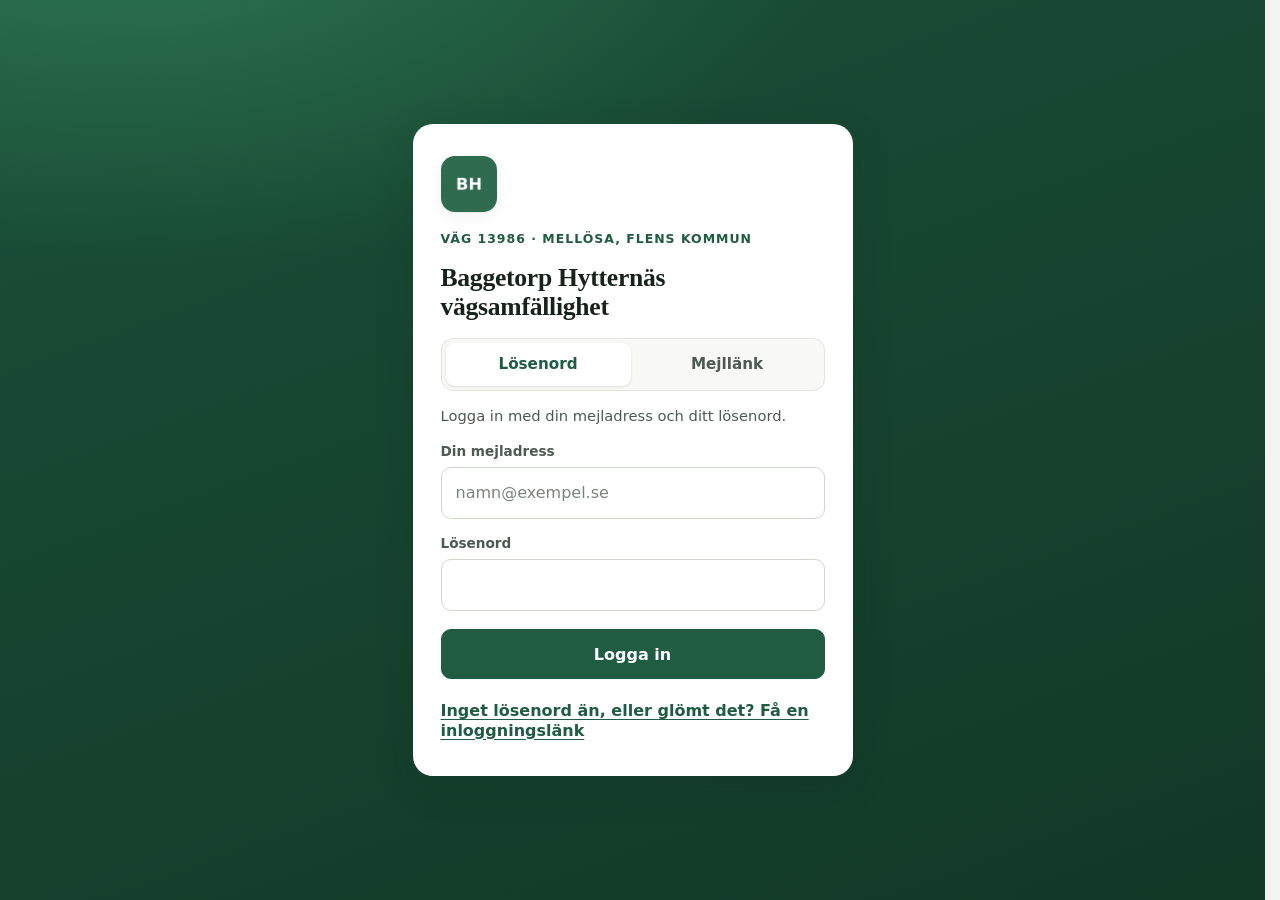
<file: index.html>
<!DOCTYPE html>
<html lang="sv">
<head>
<meta charset="utf-8">
<meta http-equiv="Content-Security-Policy" content="default-src 'self'; script-src 'self'; style-src 'self' 'unsafe-inline' https://fonts.googleapis.com; font-src 'self' https://fonts.gstatic.com; img-src 'self' data: blob: https://*.supabase.co https://tile.openstreetmap.org; connect-src 'self' https://*.supabase.co wss://*.supabase.co; worker-src 'self' blob:; manifest-src 'self'; object-src 'none'; base-uri 'self'; form-action 'self';">
<meta name="viewport" content="width=device-width, initial-scale=1, viewport-fit=cover">
<title>Vägföreningen</title>
<link rel="manifest" href="manifest.json">
<meta name="theme-color" content="#1f5c41">
<meta name="color-scheme" content="light only">
<link rel="icon" href="icon.png">
<link rel="apple-touch-icon" href="icon.png">
<meta name="apple-mobile-web-app-capable" content="yes">
<meta name="mobile-web-app-capable" content="yes">
<meta name="apple-mobile-web-app-title" content="Vägföreningen">
<meta name="apple-mobile-web-app-status-bar-style" content="default">
<script src="supabase.js"></script>
<script src="forening.js"></script>
<script src="sb.js?v=3.07"></script>
<script src="jspdf.umd.min.js"></script>
<script src="jspdf.plugin.autotable.min.js"></script>
<link rel="preconnect" href="https://fonts.googleapis.com">
<link href="https://fonts.googleapis.com/css2?family=Source+Serif+4:opsz,wght@8..60,600&family=Source+Sans+3:wght@400;600;700&display=swap" rel="stylesheet">
<link rel="stylesheet" href="app.css?v=3.10">
</head>
<body>
<svg width="0" height="0" style="position:absolute" aria-hidden="true">
  <symbol id="i-home" viewBox="0 0 24 24"><path d="M3 10.5 12 3l9 7.5"/><path d="M5 9.5V20a1 1 0 0 0 1 1h4v-6h4v6h4a1 1 0 0 0 1-1V9.5"/></symbol>
  <symbol id="i-users" viewBox="0 0 24 24"><circle cx="9" cy="8" r="3.5"/><path d="M2.5 20c.6-3.4 3.3-5.5 6.5-5.5s5.9 2.1 6.5 5.5"/><path d="M16 4.6a3.5 3.5 0 0 1 0 6.8"/><path d="M18 14.8c2 .7 3.2 2.5 3.5 5.2"/></symbol>
  <symbol id="i-board" viewBox="0 0 24 24"><path d="M12 3 4 6v5c0 5 3.4 8.6 8 10 4.6-1.4 8-5 8-10V6z"/><path d="m9 12 2 2 4-4"/></symbol>
  <symbol id="i-cal" viewBox="0 0 24 24"><rect x="3.5" y="5" width="17" height="15.5" rx="2"/><path d="M3.5 10h17M8 3v4M16 3v4"/></symbol>
  <symbol id="i-alert" viewBox="0 0 24 24"><path d="M10.3 4.3 2.6 18a2 2 0 0 0 1.7 3h15.4a2 2 0 0 0 1.7-3L13.7 4.3a2 2 0 0 0-3.4 0z"/><path d="M12 9.5v4.5M12 17.5h.01"/></symbol>
  <symbol id="i-chat" viewBox="0 0 24 24"><path d="M21 12a8 8 0 0 1-11.6 7.1L4 20.5l1.4-4.9A8 8 0 1 1 21 12z"/></symbol>
  <symbol id="i-gear" viewBox="0 0 24 24"><circle cx="12" cy="12" r="3"/><path d="M19.4 15a1.7 1.7 0 0 0 .3 1.8l.1.1a2 2 0 1 1-2.8 2.8l-.1-.1a1.7 1.7 0 0 0-1.8-.3 1.7 1.7 0 0 0-1 1.5V21a2 2 0 1 1-4 0v-.1a1.7 1.7 0 0 0-1.1-1.5 1.7 1.7 0 0 0-1.8.3l-.1.1a2 2 0 1 1-2.8-2.8l.1-.1a1.7 1.7 0 0 0 .3-1.8 1.7 1.7 0 0 0-1.5-1H3a2 2 0 1 1 0-4h.1a1.7 1.7 0 0 0 1.5-1.1 1.7 1.7 0 0 0-.3-1.8l-.1-.1a2 2 0 1 1 2.8-2.8l.1.1a1.7 1.7 0 0 0 1.8.3H9a1.7 1.7 0 0 0 1-1.5V3a2 2 0 1 1 4 0v.1a1.7 1.7 0 0 0 1 1.5 1.7 1.7 0 0 0 1.8-.3l.1-.1a2 2 0 1 1 2.8 2.8l-.1.1a1.7 1.7 0 0 0-.3 1.8V9a1.7 1.7 0 0 0 1.5 1H21a2 2 0 1 1 0 4h-.1a1.7 1.7 0 0 0-1.5 1z"/></symbol>
  <symbol id="i-bell" viewBox="0 0 24 24"><path d="M6 8a6 6 0 1 1 12 0c0 7 3 9 3 9H3s3-2 3-9"/><path d="M10.3 21a1.9 1.9 0 0 0 3.4 0"/></symbol>
  <symbol id="i-user" viewBox="0 0 24 24"><circle cx="12" cy="8" r="4"/><path d="M4 21c.8-4 4-6.5 8-6.5s7.2 2.5 8 6.5"/></symbol>
  <symbol id="i-out" viewBox="0 0 24 24"><path d="M9 21H5a2 2 0 0 1-2-2V5a2 2 0 0 1 2-2h4"/><path d="m16 17 5-5-5-5M21 12H9"/></symbol>
  <symbol id="i-phone" viewBox="0 0 24 24"><path d="M22 16.9v3a2 2 0 0 1-2.2 2 19.8 19.8 0 0 1-8.6-3.1 19.5 19.5 0 0 1-6-6A19.8 19.8 0 0 1 2.1 4.2 2 2 0 0 1 4.1 2h3a2 2 0 0 1 2 1.7c.1 1 .4 1.9.7 2.8a2 2 0 0 1-.5 2.1L8 9.9a16 16 0 0 0 6 6l1.3-1.3a2 2 0 0 1 2.1-.4c.9.3 1.8.6 2.8.7a2 2 0 0 1 1.7 2z"/></symbol>
  <symbol id="i-mail" viewBox="0 0 24 24"><rect x="2.5" y="4.5" width="19" height="15" rx="2"/><path d="m3 6 9 7 9-7"/></symbol>
  <symbol id="i-chart" viewBox="0 0 24 24"><path d="M21 12A9 9 0 1 1 12 3v9z"/><path d="M15 3.5A9 9 0 0 1 20.5 9H15z"/></symbol>
  <symbol id="i-file" viewBox="0 0 24 24"><path d="M14 3H6a2 2 0 0 0-2 2v14a2 2 0 0 0 2 2h12a2 2 0 0 0 2-2V9z"/><path d="M14 3v6h6M8 13h8M8 17h5"/></symbol>
  <symbol id="i-folder" viewBox="0 0 24 24"><path d="M3 7a2 2 0 0 1 2-2h4l2 2.5h8a2 2 0 0 1 2 2V18a2 2 0 0 1-2 2H5a2 2 0 0 1-2-2z"/><path d="M3 10h18"/></symbol>
  <symbol id="i-link" viewBox="0 0 24 24"><path d="M10 14a4.5 4.5 0 0 0 6.4 0l3-3a4.5 4.5 0 0 0-6.4-6.4l-1.2 1.2"/><path d="M14 10a4.5 4.5 0 0 0-6.4 0l-3 3a4.5 4.5 0 0 0 6.4 6.4l1.2-1.2"/></symbol>
</svg>
<div class="topbar">
<header class="masthead" id="welcome">
  <div class="mh-in">
    <div class="mh-bar">
      <span class="role" id="role"></span>
      <button type="button" class="iconbtn admin" id="adminBtn" data-goto="admin" aria-label="Admin" title="Admin"><svg class="ico"><use href="#i-gear"/></svg></button>
      <button type="button" class="iconbtn" id="kontoBtn" hidden aria-label="Mitt konto" title="Mitt konto"><svg class="ico"><use href="#i-user"/></svg><span class="kbadge" id="kontoBadge" hidden></span></button>
    </div>
    <a class="mh-text" href="#start" data-goto="start">
      <span class="eyebrow" data-frad></span>
      <span class="mh-title" data-fnamn>Vägföreningen</span>
    </a>
  </div>
</header>
<div class="navbar">
  <nav class="nav" role="tablist" aria-label="Sidor">
    <button type="button" role="tab" class="navtab" data-page="start" aria-selected="true"><svg class="ico"><use href="#i-home"/></svg><span>Start</span><span class="navcount" data-nyttnav="start" hidden></span></button>
    <button type="button" role="tab" class="navtab" data-page="medlemmar"><svg class="ico"><use href="#i-users"/></svg><span>Medlemmar</span></button>
    <button type="button" role="tab" class="navtab" data-page="styrelse"><svg class="ico"><use href="#i-board"/></svg><span>Styrelsen</span><span class="navcount" id="navInCount" hidden></span><span data-nyttnav="styrelse" hidden></span></button>
    <button type="button" role="tab" class="navtab" data-page="moten"><svg class="ico"><use href="#i-cal"/></svg><span>Möten</span><span class="navcount" data-nyttnav="moten" hidden></span></button>
    <button type="button" role="tab" class="navtab" data-page="dokument"><svg class="ico"><use href="#i-folder"/></svg><span>Dokument</span><span class="navcount" data-nyttnav="dokument" hidden></span></button>
    <button type="button" role="tab" class="navtab" data-page="arenden"><svg class="ico"><use href="#i-alert"/></svg><span class="long">Fel och synpunkter</span><span class="short">Ärenden</span><span class="navcount" data-nyttnav="arenden" hidden></span></button>
  </nav>
</div>
</div>
<span class="status" id="status" role="status" aria-live="polite">Laddar…</span>
<main>

  <div class="page" id="page-start">
    <div class="pushbanner" id="pushBanner" hidden></div>
    <section class="panel board" id="reqMgr"></section>
    <div class="startgrid">
      <div class="col">
        <section>
          <div class="ph"><h2>Aktuellt</h2><button type="button" class="ghost small board" id="addNews">+ Ny</button></div>
          <div id="news" class="list"></div>
        </section>
      </div>
      <div class="col">
        <section>
          <div class="ph"><h2>Kommande möten</h2></div>
          <div id="nextMeet" class="list"></div>
        </section>
        <section class="panel" data-fold="omvagen">
          <div class="ph"><h2>Om vägen</h2><button type="button" class="ghost small board" data-edit="intro">Ändra</button></div>
          <div id="introView" class="prose"></div>
          <div id="introEdit" hidden><textarea id="introText" rows="7"></textarea><div class="row" style="margin-top:10px"><button type="button" id="introSave">Spara</button><button type="button" class="ghost" data-edit="intro">Avbryt</button></div></div>
        </section>
      </div>
    </div>
  </div>

  <div class="page" id="page-medlemmar" hidden>
    <section>
      <label for="memSearch" class="search" id="memSearchL" hidden>Sök<input id="memSearch" type="search" placeholder="Namn, fastighet eller beteckning"></label>
      <div id="memberList" class="cards"></div>
    </section>
  </div>

  <div class="page" id="page-styrelse" hidden>
    <div class="subwrap board"><div class="filters subnav board" role="tablist" aria-label="Styrelsen">
      <button type="button" class="chipbtn on" data-st="led">Ledamöter</button>
      <button type="button" class="chipbtn" data-st="reg">Register</button>
      <button type="button" class="chipbtn" data-st="utskick"><span class="lg">Skapa utskick</span><span class="sm">Utskick</span></button>
      <button type="button" class="chipbtn" data-st="inkorg">Inkorg <span class="count" id="inCount" hidden></span></button>
      <button type="button" class="chipbtn" data-st="prot">Dokument</button>
      <button type="button" class="chipbtn" data-st="atg">Åtgärder <span class="count" id="atgCount" hidden></span></button>
      <button type="button" class="chipbtn" data-st="amnen">Ämnen <span class="count" id="amnCount" hidden></span></button>
    </div></div>
    <section id="st-led">
      <h2 class="sr-only">Ledamöter</h2><header class="pghead"><div class="ph pgknappar"><button type="button" class="ghost small board" id="addBoard">+ Ny</button></div></header>
      <div id="boardList" class="cards"></div>
      <div id="funkBox" class="funkbox">
        <div class="ph"><h2>Funktionärer</h2><button type="button" class="ghost small board" id="addFunk">+ Ny</button></div>
        <div id="funkList" class="cards"></div>
      </div>
    </section>
    <section id="st-reg" class="board" hidden>
      <h2 class="sr-only">Medlemsregister</h2>
      <div class="regbtns">
        <button type="button" class="tile" id="addMember"><span class="tico"><svg class="ico"><use href="#i-users"/></svg></span><span>Ny medlem<small>Lägg till en fastighet eller kontaktperson</small></span></button>
        <button type="button" class="tile" id="memImport"><span class="tico"><svg class="ico"><use href="#i-folder"/></svg></span><span>Importera register<small>Från Excel, CSV, LibreOffice, JSON eller telefonens kontakter</small></span></button>
        <button type="button" class="tile" id="memPdf"><span class="tico"><svg class="ico"><use href="#i-file"/></svg></span><span>Adresslista (PDF)<small>Alla fastigheter och kontakter, för styrelsens arbete</small></span></button>
      </div>
      <div class="regstat" id="regStat"></div>
    </section>
    <section id="st-utskick" class="board" hidden>
      <div class="panel ufm" data-fold="utskick">
        <h2>Skapa utskick</h2>
        <label for="uTyp">Typ<select id="uTyp"><option value="info">Information</option><option value="kallelse">Kallelse till möte</option><option value="ovrigt">Övrigt</option></select></label>
        <label for="uAmne">Ämne<input id="uAmne"></label>
        <label for="uText">Meddelande<textarea id="uText" rows="9"></textarea></label>
        <div class="mailatt" data-attkey="utskick"></div>
        <div class="row urensa"><button type="button" class="ghost small" id="uClear">Rensa</button></div>
        <div class="ph"><strong>Mottagare</strong><button type="button" class="ghost small" id="uAll">Markera alla</button></div>
        <div id="uRcpt" class="rcpt"></div>
        <label class="check"><input type="checkbox" id="uNews">Lägg också upp meddelandet under Aktuellt</label>
        <p class="sender" id="uFromInfo">Kontrollerar föreningens mejl…</p>
        <button type="button" id="uSend" class="sendbtn" disabled><svg class="ico"><use href="#i-mail"/></svg><span>Skicka</span></button>
        <details class="more"><summary>Andra sätt att skicka</summary>
          <p class="hint">Skicka som sms öppnar sms-appen i din telefon med mottagarnas nummer ifyllda. Meddelandet skickas från ditt eget nummer.</p>
          <div class="ubtns">
            <button type="button" class="ghost" id="uSms"><svg class="ico"><use href="#i-chat"/></svg>Skicka som sms</button>
            <button type="button" class="ghost" id="uCopyAddr">Kopiera mejladresser</button>
            <button type="button" class="ghost" id="uCopyText">Kopiera texten</button>
          </div>
        </details>
        <span class="status" id="uMsg"></span>
      </div>
      <div class="ph"><h2>Tidigare utskick</h2></div>
      <div id="uLog" class="list"></div>
    </section>
    <section id="st-inkorg" class="board" hidden>
      <h2 class="sr-only">Inkorg</h2><header class="pghead"><div class="ph pgknappar"><button type="button" class="ghost small" id="inArchBtn">Visa arkiv</button></div></header>
      <div id="inList" class="list"></div>
    </section>
    <section id="st-atg" class="board" hidden>
      <h2 class="sr-only">Åtgärdslista</h2><header class="pghead"><div class="ph pgknappar"><button type="button" class="ghost small" id="addAtg">+ Ny</button></div></header>
      <div id="atgList" class="list"></div>
      <details class="more atgdone" id="atgDoneBox" hidden><summary id="atgDoneSum">Klara</summary><div id="atgDoneList" class="list"></div></details>
    </section>
    <section id="st-amnen" class="board" hidden>
      <header class="pghead"><div class="ph pgknappar"><button type="button" class="ghost small" id="amnArkBtn" hidden>Visa avslutade</button><button type="button" class="ghost small" id="addAmn">+ Ny</button></div></header>
      <div id="amnList" class="amnlist"></div>
    </section>
    <section id="st-prot" class="board" hidden>
      <h2 class="sr-only">Styrelsens dokument</h2><header class="pghead"><div class="ph pgknappar"><button type="button" class="ghost small" data-dokadd="styrelse">+ Ladda upp</button></div></header>
      <div id="sprotList" class="list"></div>
    </section>
  </div>

  <div class="page" id="page-moten" hidden>
    <section id="mo-list">
      <h2 class="sr-only">Möten</h2><header class="pghead"><div class="ph pgknappar"><button type="button" class="ghost small board" id="addMeet">+ Ny</button></div></header>
      <div id="meetList" class="list"></div>
    </section>
  </div>

  <div class="page" id="page-dokument" hidden>
    <div class="subwrap"><div class="filters subnav" role="tablist" aria-label="Dokument">
      <button type="button" class="chipbtn on" data-dk="protokoll">Protokoll</button>
      <button type="button" class="chipbtn" data-dk="stadgar"><span class="lg">Stadgar och beslut</span><span class="sm">Stadgar</span></button>
      <button type="button" class="chipbtn" data-dk="ekonomi">Ekonomi</button>
      <button type="button" class="chipbtn" data-dk="andelstal">Andelstal</button>
      <button type="button" class="chipbtn" data-dk="lankar">Länkar</button>
    </div></div>
    <section id="dk-docs">
      <h2 class="sr-only" id="dkTitle">Protokoll</h2><header class="pghead"><div class="ph pgknappar"><button type="button" class="ghost small board" id="dkAdd">+ Ladda upp</button></div></header>
      <div id="dkList" class="list"></div>
    </section>
    <section id="dk-andelstal" hidden>
      <div id="andelInnehall"></div>
      <div id="andelKartaWrap" hidden><div id="andelKarta" role="img" aria-label="Karta över vägen och delsträckorna"></div></div>
    </section>
    <section id="dk-lankar" hidden>
      <h2 class="sr-only">Länkar</h2><header class="pghead"><div class="ph pgknappar"><button type="button" class="ghost small board" id="lnkAdd">+ Ny</button></div></header>
      <div id="lnkList" class="list lnklist"></div>
    </section>
  </div>

  <div class="page" id="page-arenden" hidden>
    <div class="subwrap"><div class="filters subnav" id="caseFilter" role="tablist" aria-label="Ärenden">
      <button type="button" class="chipbtn on" data-cf="alla">Alla</button>
      <button type="button" class="chipbtn" data-cf="fel">Fel på vägen</button>
      <button type="button" class="chipbtn" data-cf="syn">Synpunkter</button>
    </div></div>
    <header class="pghead"><div class="ph pgknappar"><button type="button" class="ghost small" data-showarch="all">Visa arkiv</button></div></header>
    <section class="panel" id="caseForm" data-fold="arende">
      <h2>Anmäl fel eller lämna synpunkt</h2>
      <div class="seg2" role="radiogroup" aria-label="Typ av ärende">
        <label class="opt"><input type="radio" name="ctype" value="fel" checked><span>Fel på vägen</span></label>
        <label class="opt"><input type="radio" name="ctype" value="syn"><span><span class="lg">Synpunkt eller fråga</span><span class="sm">Fråga/synpunkt</span></span></label>
      </div>
      <p class="hint" id="caseHint"></p>
      <label for="caseTitle"><span id="caseTitleLbl">Var</span><input id="caseTitle"></label>
      <label for="caseText"><span id="caseTextLbl">Vad har hänt</span><textarea id="caseText" rows="4"></textarea></label>
      <div class="row"><button type="button" id="caseSend">Skicka</button><span class="status" id="caseMsg"></span></div>
    </section>
    <section>
      <h2 class="sr-only" id="caseHead">Ärenden</h2>
      <div id="caseList" class="list"></div>
    </section>
  </div>

  <div class="page" id="page-admin" hidden>
    <section class="panel" data-fold="a-andel" data-fold-default="closed">
      <h2>Andelstal</h2>
      <p class="hint">Andelstalen räknas i det fristående andelstalsverktyget. Exportera fastigheterna dit. När du är klar sparar du projektet i verktyget och läser in filen här. Då ser medlemmarna andelarna och kartan under Dokument → Andelstal.</p>
      <div class="adminlinks"><a class="biglink" href="verktyg.html" target="_blank" rel="noopener"><span class="tico"><svg class="ico"><use href="#i-chart"/></svg></span><span><strong>Öppna andelstalsverktyget</strong><small>Öppnas i en ny flik. Arbetet sparas i webbläsaren och som projektfil.</small></span></a></div>
      <div class="row" style="margin-top:12px">
        <button type="button" class="ghost" id="andelExport">Exportera fastigheter</button>
        <button type="button" class="ghost" id="andelTidigare">Ladda ner tidigare arbete</button>
        <button type="button" id="andelLas">Läs in andelstal</button>
        <input type="file" id="andelFil" accept=".json,application/json" hidden>
      </div>
      <p class="hint">Exporten innehåller bara fastigheternas namn och beteckning, inga personuppgifter.</p>
      <div id="andelForhands"></div>
      <div id="andelAdmin"></div>
    </section>
    <section class="panel" id="heroSet" data-fold="a-heroSet" data-fold-default="closed">
      <h2>Startbild</h2>
      <p class="hint">Bilden som visas överst i appen på alla sidor. Välj en liggande bild, gärna av vägen eller bygden.</p>
      <div class="heroprev" id="heroPrev"><span>Ingen bild vald. Den gröna standardbakgrunden visas.</span></div>
      <div class="heropos" id="heroPos" hidden>
        <p class="hint">Tryck eller dra i bilden där det viktigaste finns. Sidhuvudet visar då den delen av bilden.</p>
        <div class="herofull" id="heroFull"><img id="heroImg" alt="Startbilden"><span class="herodot" id="heroDot"></span></div>
        <div class="grid2"><label>Vågrätt<input type="range" id="heroX" min="0" max="100" step="1"></label><label>Lodrätt<input type="range" id="heroY" min="0" max="100" step="1"></label></div>
        <div class="heroprevs"><div><small>Så här ser det ut på mobil</small><div class="hp hp-m" id="hpM"></div></div><div><small>Så här ser det ut på dator</small><div class="hp hp-d" id="hpD"></div></div></div>
      </div>
      <div class="row">
        <label class="filebtn herobtn2"><svg class="ico"><use href="#i-file"/></svg><span id="heroLbl">Byt startbild</span><input type="file" accept="image/*" id="heroFile"></label>
        <button type="button" class="danger" id="heroDel" hidden>Ta bort bild</button>
      </div>
    </section>
    <section class="panel" id="mailSet" data-fold="a-mailSet" data-fold-default="closed">
      <h2>Föreningens mejl</h2>
      <p class="hint">Skriv in föreningens vanliga mejladress. Utskick från appen skickas i föreningens namn, och när medlemmar svarar hamnar svaren i den här brevlådan. Inga lösenord eller andra inställningar behövs.</p>
      <label for="mEpost">Föreningens mejladress<input id="mEpost" type="email" inputmode="email" autocomplete="off" placeholder="t.ex. styrelsen@forening.se"></label>
      <div class="row"><button type="button" id="mSave">Spara</button><span class="status" id="mMsg"></span></div>
      <p class="sender" id="mStatus">Kontrollerar…</p>
    </section>
    <section class="panel" id="accessMgr" data-fold="a-accessMgr" data-fold-default="closed"></section>
    <section class="panel" id="backupSet" data-fold="a-backupSet" data-fold-default="closed">
      <div class="ph"><h2>Säkerhetskopia och historik</h2><button type="button" class="ghost small" id="backupBtn"><svg class="ico"><use href="#i-file"/></svg>Ladda ner säkerhetskopia</button></div>
      <p class="hint">Säkerhetskopian innehåller allt i appen: medlemsregister, styrelse, nyheter, möten, dokumentlistor, åtgärder och behörigheter (inte själva filerna). Spara den på ett säkert ställe, t.ex. en gång i månaden.</p>
      <h3 class="loggrubrik">Senaste ändringar</h3>
      <div id="loggList" class="logglist"><p class="hint">Laddar…</p></div>
    </section>
    <section class="panel" id="version" data-fold="a-version" data-fold-default="closed">
      <div class="ph"><h2>Version och ändringslogg</h2><span class="ver">Version 3.10</span></div>
      <p class="hint">Versionen som visas här är den som är publicerad. Ser du ett äldre nummer, ladda om sidan.</p>
      <ol class="changelog">
        <li><div><b>3.10</b><time>3 nov 2026</time></div><ul><li>Medlemmar: styrelsen kan koppla en inloggad medlem till en fastighet genom att välja personen i en lista i fastighetens kort. Finns en kontaktrad med samma namn men utan e-post fylls den i.</li><li>Styrelsen → Register visar hur många som har loggat in utan att vara kopplade till en fastighet, och vilka det är.</li></ul></li>
        <li><div><b>3.09</b><time>2 nov 2026</time></div><ul><li>Fel och synpunkter: ärenden som styrelsen har arkiverat syns inte längre bland de aktuella för medlemmen som skickade dem. Medlemmar kan se sina arkiverade ärenden med Visa arkiv.</li></ul></li>
        <li><div><b>3.08</b><time>2 nov 2026</time></div><ul><li>Styrelsens ämnen: bifoga filer till ämnen och kommentarer. Filerna ligger i styrelsens låsta lagring. Länkar blir klickbara, och länkar till Google-dokument, kalkylark och Drive får en tydlig etikett.</li></ul></li>
        <li><div><b>3.07</b><time>2 nov 2026</time></div><ul><li>Samma utseende på alla sidor: inga rubriker som upprepar flikarnas namn, filtret under Fel och synpunkter ligger överst, och Ändra ligger i kortets hörn även för länkar, åtgärder och kontakter. Ta bort finns inne i Ändra.</li><li>Skärmläsare får veta vilken flik som är vald, och piltangenterna byter flik.</li><li>Tydligt besked när nätet eller servern inte svarar, i stället för sidan för att be om tillgång.</li><li>Appen hämtar bara det som har ändrats, och sökningen bland medlemmarna går smidigare.</li><li>Andelstalsverktyget: hjälptexten följer inte längre med ner över kartan på mobilen.</li></ul></li>
        <li><div><b>3.06</b><time>2 nov 2026</time></div><ul><li>Superadmin kan under Mitt konto välja Visa appen som medlem, styrelse eller admin och se appen precis som den rollen, i högst två timmar. En lila rad överst visar vilken vy som gäller och leder tillbaka.</li></ul></li>
        <li><div><b>3.05</b><time>2 nov 2026</time></div><ul><li>Säkrare sparning: ändrar två personer samtidigt slås ändringarna ihop i stället för att den sista skriver över den första. Gäller nyheter, möten, styrelsen, dokument, åtgärdslistan och ärenden.</li><li>Det andra i styrelsen sparar visas nu också när man själv har haft något osparat.</li></ul></li>
        <li><div><b>3.04</b><time>2 nov 2026</time></div><ul><li>Små notiser i appen: när något nytt läggs upp eller kommenteras visas en liten ruta som man kan trycka på, och menyn visar hur många nyheter, kommentarer, möten, dokument och ärenden man inte har sett.</li><li>Knapparna överst under Ämnen ligger nu samlade till höger.</li></ul></li>
        <li><div><b>3.03</b><time>2 nov 2026</time></div><ul><li>Dölj mina uppgifter: valet visas nu direkt och ligger kvar när man öppnar Mina uppgifter igen.</li></ul></li>
        <li><div><b>3.02</b><time>2 nov 2026</time></div><ul><li>Föreningens uppgifter (namn, väg, ort, kommun och databas) ligger nu i en egen inställningsfil. Appen och andelstalsverktyget är en egen produkt som andra vägföreningar kan installera med sina egna uppgifter, utan att påverka varandra.</li></ul></li>
        <li><div><b>3.01</b><time>2 nov 2026</time></div><ul><li>Styrelsen → Register: importera medlemsregistret från Excel, CSV, LibreOffice, JSON eller telefonens kontakter, eller klistra in från ett kalkylark. Kolumnerna känns igen automatiskt, befintliga kontakter uppdateras i stället för att dubbleras, och importen kan ångras.</li></ul></li>
        <li><div><b>3.00</b><time>2 nov 2026</time></div><ul><li>Styrelsen: ny flik Ämnen för intern diskussion. Skapa ett ämne, kommentera, avsluta när det är klart. Nya ämnen och kommentarer markeras och ger en notis till övriga i styrelsen.</li><li>Styrelsen får en notis när en medlem skickar en felanmälan eller synpunkt.</li><li>Medlemmar kan välja Dölj mina uppgifter under Mina uppgifter. Telefon, mejl och adress syns då bara för styrelsen.</li></ul></li>
        <li><div><b>2.99</b><time>2 nov 2026</time></div><ul><li>Andelstalsverktyget räknar om vägnätet ungefär åtta gånger snabbare, så att stora vägnät med många fastigheter inte känns tröga.</li></ul></li>
        <li><div><b>2.98</b><time>2 nov 2026</time></div><ul><li>Andelstalsverktyget: handvalda delsträckor finns kvar även när vägen tillfälligt inte hänger ihop, och punkter från borttagna fastigheter och skiften delar inte längre vägen.</li><li>Delsträckor får alltid unika beteckningar, verktyget varnar när andelarna inte kan gå ihop till 100 %, och tomt fält för minsta väglängd betyder 0,3 km.</li><li>Är projektet öppet i två flikar visas det, så att man kan välja vilken version som gäller.</li></ul></li>
        <li><div><b>2.97</b><time>2 nov 2026</time></div><ul><li>Säkerhet: statusen i felanmälningar och andra fält visas skyddat, så att ingen kan smyga in egen kod eller länkar.</li><li>Andelstalsverktyget läser tal med mellanslag rätt (25 000 blir 25000).</li><li>Städning: gammal kod och oanvända stilar borttagna.</li></ul></li>
        <li><div><b>2.96</b><time>2 nov 2026</time></div><ul><li>Andelstalsverktyget: PDF:en kan markeras som utkast med en röd UTKAST-stämpel tvärs över varje sida. Valet görs i steg 5 och är förvalt.</li></ul></li>
        <li><div><b>2.95</b><time>2 nov 2026</time></div><ul><li>Andelstalsverktyget visar sitt versionsnummer i sidhuvudet och säger till med en knapp Ladda om när en nyare version finns.</li><li>PDF:en har kartan på en egen sida och delsträckorna på nästa.</li></ul></li>
        <li><div><b>2.94</b><time>2 nov 2026</time></div><ul><li>Andelstalsverktyget: när PDF:en är klar visas knapparna Öppna PDF och Spara PDF, så att den går att öppna även på telefoner där nedladdningen inte startade.</li></ul></li>
        <li><div><b>2.93</b><time>2 nov 2026</time></div><ul><li>Andelstalsverktyget: PDF:en är tre sidor där varje del ryms på sin sida. Kartan anpassas så att delsträckornas tabell får plats under den, och tabellen över fastigheterna är kompaktare.</li></ul></li>
        <li><div><b>2.92</b><time>2 nov 2026</time></div><ul><li>Andelstalsverktyget: liten karta under Vägen på varje fastighet. Fastighetens delsträckor är gröna, tillagda orange och övriga grå, och ett tryck på en sträcka lägger till eller tar bort den.</li></ul></li>
        <li><div><b>2.91</b><time>2 nov 2026</time></div><ul><li>Andelstalsverktyget: delar man en delsträcka som lagts till för hand på en fastighet följer båda delarna med.</li></ul></li>
        <li><div><b>2.90</b><time>2 nov 2026</time></div><ul><li>Andelstalsverktyget: under Vägen på varje fastighet kan man lägga till fler delsträckor som fastigheten använder, utöver dem som följer av anslutningspunkten. Valet följer med när delsträckorna räknas om.</li></ul></li>
        <li><div><b>2.89</b><time>2 nov 2026</time></div><ul><li>Dokument → Andelstal: kartan visar föreningens väg direkt, inzoomad på delsträckorna.</li></ul></li>
        <li><div><b>2.88</b><time>2 nov 2026</time></div><ul><li>Andelstalsverktyget: stramare Skog-del. Skogens anslutning väljs i en lista (samma punkt som gården eller en anslutningspunkt), och fälten står i linje.</li></ul></li>
        <li><div><b>2.87</b><time>2 nov 2026</time></div><ul><li>Andelstalsverktyget: tydligare text om direktutfart till allmän väg.</li></ul></li>
        <li><div><b>2.86</b><time>2 nov 2026</time></div><ul><li>Andelstalsverktyget: skogens vägval (annan anslutning och utspridd jämnt längs vägen) ligger nu under Skog i stället för under Vägen.</li></ul></li>
        <li><div><b>2.85</b><time>2 nov 2026</time></div><ul><li>Andelstalsverktyget: knappen Rensa kartan i steg 3 med en kontrollfråga. Vägen och alla punkter tas bort, fastigheternas uppgifter finns kvar, och rensningen kan ångras direkt efteråt.</li></ul></li>
        <li><div><b>2.84</b><time>2 nov 2026</time></div><ul><li>Andelstalsverktyget: medan linjen läggs på vägen visas en tydlig ruta som säger att verktyget söker vägen. Sidan går inte att trycka på under tiden.</li></ul></li>
        <li><div><b>2.83</b><time>2 nov 2026</time></div><ul><li>Andelstalsverktyget: ny standardvy Hybrid, flygfoto med vägar och ortnamn ovanpå.</li></ul></li>
        <li><div><b>2.82</b><time>2 nov 2026</time></div><ul><li>Andelstalsverktyget: Flygfoto som bakgrund på kartan, så att hus och gårdar syns. Valet av bakgrund sparas.</li></ul></li>
        <li><div><b>2.81</b><time>2 nov 2026</time></div><ul><li>Andelstalsverktyget: kartverktygen i steg 3 stannar kvar överst när man scrollar, och stegen hamnar inte längre under sidhuvudet. Anslutningspunkter och Delsträckor är hopfällbara och visar antal i rubriken.</li></ul></li>
        <li><div><b>2.80</b><time>2 nov 2026</time></div><ul><li>Andelstalsverktyget: all redigering av kartan görs i steg 3. I steg 4 och på fastighetskortet väljer man anslutningspunkt i listor, och utfarten kan väljas för trafik som kommer in utifrån.</li><li>PDF:en har en kartbild med delsträckorna inritade.</li><li>Punkter nära en korsning, vägände eller annan punkt slås ihop, och korta stumpar under 30 m tas bort, så att det inte blir meterkorta delsträckor.</li></ul></li>
        <li><div><b>2.79</b><time>2 nov 2026</time></div><ul><li>Andelstalsverktyget: i steg 4 väljer man anslutningspunkt för varje fastighet i en rullista direkt i listan.</li></ul></li>
        <li><div><b>2.78</b><time>1 nov 2026</time></div><ul><li>Andelstalsverktyget: gemensamma anslutningspunkter. Sätt ut dem i steg 3 med knappen Anslutningspunkt och ge dem namn. På varje fastighet väljer du sedan vilken punkt gården, skogen och skiftena ansluter vid, i stället för att sätta ut varje fastighet på kartan.</li></ul></li>
        <li><div><b>2.77</b><time>1 nov 2026</time></div><ul><li>Andelstalsverktyget: knappen Visa på kartan. Där väljer man om utfarter, anslutningar, skog, skiften, delningspunkter, delsträckornas bokstäver och namn ska synas.</li><li>Delsträckornas bokstäver dubbleras inte längre när kartan ritas om (även på medlemmarnas karta).</li></ul></li>
        <li><div><b>2.76</b><time>1 nov 2026</time></div><ul><li>Andelstalsverktyget: huvuddelarna på fastighetskortet är alltid öppna från början, bara tillvalen fälls ihop när de är tomma.</li></ul></li>
        <li><div><b>2.75</b><time>1 nov 2026</time></div><ul><li>Andelstalsverktyget: Nästa i steg 2 går till nästa fastighet och först efter den sista vidare till Vägen. Fastighetskortets delar är hopfällbara, och tomma delar är ihopfällda. Lantmäteriets schablonvärden ligger hopfällda i steg 1.</li><li>Kartan: punkterna är små prickar. Namnen syns när man zoomar in, för utfarten och för den punkt man arbetar med.</li></ul></li>
        <li><div><b>2.74</b><time>1 nov 2026</time></div><ul><li>Andelstalsverktyget: en hästgård med 1–2 ha får nu även betet räknat, och varningen säger tydligt att hästarna alltid räknas.</li></ul></li>
        <li><div><b>2.73</b><time>1 nov 2026</time></div><ul><li>Andelstalsverktyget: åker och bete kan anges som Utspritt jämnt längs vägen. Man sätter ut var sträckan börjar och slutar, och transporterna räknas på medelavståndet från gården.</li></ul></li>
        <li><div><b>2.72</b><time>1 nov 2026</time></div><ul><li>Andelstalsverktyget: jordbruksfastighet där gården ligger utanför vägens område. Då räknas bara transporterna mellan infarten och skiftena längs vägen.</li></ul></li>
        <li><div><b>2.71</b><time>1 nov 2026</time></div><ul><li>Andelstalsverktyget: tydligare skiften. Varje skifte visar om det är utsatt på kartan och hur långt det är från gården, med knappen Visa på kartan. Valen heter nu Vid gården, På annat ställe och Utanför området.</li><li>En väg som börjar mitt på en annan väglinje kopplas nu ihop med den, och vägvalen räknas om när man byter steg.</li></ul></li>
        <li><div><b>2.70</b><time>1 nov 2026</time></div><ul><li>Andelstalsverktyget: knappen Dela i steg 3. Tryck på vägen där den ska delas, så blir det två delsträckor. Delningen tas bort med Ta bort.</li></ul></li>
        <li><div><b>2.69</b><time>1 nov 2026</time></div><ul><li>Andelstalsverktyget: sätt ut punkter längs vägen i lugn och ro. När du trycker Klar med linjen läggs linjen på vägen genom punkterna med OpenStreetMaps vägvisare. Går det inte ligger linjen kvar genom punkterna.</li></ul></li>
        <li><div><b>2.68</b><time>1 nov 2026</time></div><ul><li>Andelstalsverktyget hämtar vägarnas form via föreningens egen tjänst i Supabase, som frågar OpenStreetMap. Det fungerar även när webbläsaren inte når OpenStreetMaps servrar direkt.</li></ul></li>
        <li><div><b>2.67</b><time>1 nov 2026</time></div><ul><li>Andelstalsverktyget: vägarna hämtas i förväg när man trycker Rita väg, från fyra olika servrar. Svarar ingen inom 20 sekunder dras linjen rakt i stället för att fastna på Söker vägen.</li></ul></li>
        <li><div><b>2.66</b><time>1 nov 2026</time></div><ul><li>Andelstalsverktyget: delsträckor från en väg som tagits bort ligger inte längre kvar på kartan.</li></ul></li>
        <li><div><b>2.65</b><time>1 nov 2026</time></div><ul><li>Andelstalsverktyget: när man ritar vägen räcker det att trycka där den börjar och där den slutar. Linjen följer vägen på kartan med alla kurvor (vägarna hämtas från OpenStreetMap). Längderna blir därmed mätta längs den verkliga vägen.</li></ul></li>
        <li><div><b>2.64</b><time>1 nov 2026</time></div><ul><li>Enhetligare utseende: samma flikar överallt (även filtren i Ärenden), snabbknapparna på Start borttagna, knapparna heter "+ Ny" och "+ Ladda upp", alla kort ser likadana ut och rollikonerna har samma gröna färg.</li><li>Ändra ligger som en liten knapp i kortets hörn. Skicka notis finns när man ändrar en nyhet, och Ta bort dokument finns i dokumentets ändringsruta.</li><li>Färre hjälptexter, tomma listor visas som en enkel rad och färre textstorlekar.</li></ul></li>
        <li><div><b>2.63</b><time>1 nov 2026</time></div><ul><li>Knappen Mina uppgifter är borttagen från Medlemmar. Dina uppgifter finns under din sida.</li></ul></li>
        <li><div><b>2.62</b><time>1 nov 2026</time></div><ul><li>Andelstalsverktyget är fristående och går steg för steg: området, fastigheter, vägen, anslutningar och resultat. Det kräver ingen inloggning och sparar i webbläsaren och som projektfil. På kartan sätter man ut en punkt per fastighet från en lista som bockas av, och delsträckor och vägval räknas fram automatiskt.</li><li>Admin → Andelstal: exportera fastigheterna till verktyget, ladda ner tidigare arbete och läs in andelstalen när de är klara.</li><li>Nytt under Dokument: Andelstal, där medlemmarna ser varje fastighets andel, delsträckorna och kartan.</li></ul></li>
        <li><div><b>2.61</b><time>1 nov 2026</time></div><ul><li>Sidorna har inte längre egen rubrik och inledande text. Menyn och underflikarna visar var man är.</li></ul></li>
        <li><div><b>2.60</b><time>1 nov 2026</time></div><ul><li>Antalet kontakter visas inte längre i fastighetens ruta under Medlemmar.</li></ul></li>
        <li><div><b>2.59</b><time>1 nov 2026</time></div><ul><li>Karta i andelstalsverktyget: rita vägen, sätt ut utfarter och var varje fastighet, skog och skifte ansluter. Verktyget räknar fram delsträckor, deras längder och vilken väg varje fastighet kör till närmaste utfart. Koordinater i SWEREF 99 TM, min position, GeoJSON in och ut, och en skiss av vägnätet i PDF:en.</li></ul></li>
        <li><div><b>2.58</b><time>1 nov 2026</time></div><ul><li>Andelstalsverktyget är neutralt: inga hänvisningar till tidigare förslag eller beslut. Nuvarande andel kan fyllas i som jämförelse. Föreningens namn och var vägen ansluter anges under Schablonvärden.</li><li>Produktionsområdet väljs i en lista med förklaring av vad det påverkar och länk till Jordbruksverkets karta.</li><li>Resultattabellen och schablontabellen ryms på smala mobiler.</li></ul></li>
        <li><div><b>2.57</b><time>1 nov 2026</time></div><ul><li>Andelstalsverktyget följer Lantmäteriets PM 2025 punkt för punkt: jordbrukets åker och bete per skifte med egen vägsträcka för interna transporter, mark utanför området och arrenden, jämkning mellan hästar och boxar, individuell mjölkberäkning, fjällnära skog, jaktresor, kluster av anläggningar, beräkningsmallar med fordonsvikter och godstillägg, lägsta andelstal och kontroller med hänvisning till PM:ets avsnitt. Lantmäteriets egna räkneexempel ger samma tontal.</li></ul></li>
        <li><div><b>2.56</b><time>1 nov 2026</time></div><ul>
          <li>Andelstalsverktyget följer Lantmäteriets PM 2025 fullt ut. När man lägger in en fastighet väljer man typ: permanentbostad, fritidsbostad, flerfamiljshus, småhus i förening, kombinerad bostadsfastighet, jordbruks- eller skogsbruksfastighet, obebyggd fastighet, teknisk anläggning, småbåtshamn, naturreservat, järnväg, eget tontal eller fast andel. Varje typ får sina egna fält och Lantmäteriets värden.</li>
          <li>Nytt i beräkningen: bete, interna jordbrukstransporter, mjölktransporter, anställda, hästar, uthyrd komplementbostad, skog med restriktioner, direktutfart med reduktionsfaktor samt val av produktions- och tillväxtområde. Varje fastighet visar sin uträkning rad för rad. Föreningens befintliga andelar är oförändrade.</li></ul></li>
        <li><div><b>2.55</b><time>1 nov 2026</time></div><ul>
          <li>Rutorna går att fälla ihop och ut genom att trycka på rubriken. Appen kommer ihåg hur du lämnade dem. Under Admin är de ihopfällda från början.</li>
          <li>Underflikarna ligger på exakt samma plats när sidan står still som när man scrollar, direkt under sidhuvudet.</li></ul></li>
        <li><div><b>2.54</b><time>1 nov 2026</time></div><ul>
          <li>Alla underflikar syns alltid. På mobilen bryts Styrelsens flikar till två jämna rader, så man slipper scrolla i sidled för att hitta Åtgärder.</li></ul></li>
        <li><div><b>2.53</b><time>1 nov 2026</time></div><ul>
          <li>Kommentarer på inläggen i Aktuellt. Alla medlemmar kan kommentera, man tar bort sina egna och styrelsen kan ta bort alla. Nya kommentarer syns direkt hos alla.</li></ul></li>
        <li><div><b>2.52</b><time>1 nov 2026</time></div><ul>
          <li>När en ruta är öppen står sidan bakom still. Det går inte längre att scrolla eller trycka i appen bakom rutan.</li></ul></li>
        <li><div><b>2.51</b><time>1 nov 2026</time></div><ul>
          <li>Länkar: Lantmäteriets normalstadgar och guide vid stadgeändring.</li></ul></li>
        <li><div><b>2.50</b><time>1 nov 2026</time></div><ul>
          <li>Medlemmar: sökrutan visas först när det finns fler än 20 fastigheter, och korten visar bara fastighetens namn, beteckning och kontaktpersoner (utan initialer).</li></ul></li>
        <li><div><b>2.49</b><time>31 okt 2026</time></div><ul>
          <li>Mina uppgifter: står man redan i registret utan mejladress väljer man sig själv under sin fastighet, så kopplas raden till ens inloggning i stället för att man läggs till en gång till.</li></ul></li>
        <li><div><b>2.48</b><time>31 okt 2026</time></div><ul>
          <li>Startbildens position går att justera under Admin → Startbild: tryck eller dra i bilden, eller använd reglagen, och se direkt hur det blir på mobil och dator.</li></ul></li>
        <li><div><b>2.47</b><time>31 okt 2026</time></div><ul>
          <li>Kontakt på startsidan öppnar alltid styrelsens ledamöter, oavsett vilken underflik som var öppen senast.</li></ul></li>
        <li><div><b>2.46</b><time>31 okt 2026</time></div><ul>
          <li>Medlemsregistret ligger i en egen databastabell med en rad per kontakt. Två personer som sparar samtidigt kan inte längre skriva över varandras ändringar.</li>
          <li>Ändringslogg: admin ser vem som ändrade vad och när (Admin → Säkerhetskopia och historik).</li>
          <li>Knapp för att ladda ner en säkerhetskopia av allt i appen.</li>
          <li>Säkerhet: programkoden ligger i egna filer och webbläsaren tillåter bara kod från appen själv, vilket stoppar inskjuten kod.</li>
          <li>Städning: gammal kod som inte längre användes är borttagen.</li></ul></li>
        <li><div><b>2.45</b><time>31 okt 2026</time></div><ul>
          <li>Andelstalsverktyget är nu en egen sida (Admin → Verktyg för andelstal). Appen blev ungefär 40 procent mindre och laddar snabbare. PDF för medlemmar finns i verktyget.</li>
          <li>Utseendet ligger i en gemensam stilfil som både appen och verktyget använder.</li></ul></li>
        <li><div><b>2.44</b><time>31 okt 2026</time></div><ul>
          <li>Knapparna PDF och Ny medlem har flyttat från Medlemmar till en ny underflik Styrelsen → Register, med en översikt över registret (fastigheter, kontakter och vad som saknas).</li></ul></li>
        <li><div><b>2.43</b><time>31 okt 2026</time></div><ul>
          <li>Underflikarna ligger nu alltid precis under sidhuvudet, ovanför sidans rubrik, och ser likadana ut på alla sidor (Start, Styrelsen och Dokument).</li></ul></li>
        <li><div><b>2.42</b><time>31 okt 2026</time></div><ul>
          <li>Ny nivå Superadmin med full tillgång. Superadmin kan inte ändras eller tas bort av någon annan, och bara superadmin kan utse eller ta bort admins. Vanliga admins hanterar medlemmar och styrelse.</li></ul></li>
        <li><div><b>2.41</b><time>31 okt 2026</time></div><ul>
          <li>Admin kan ge en styrelseledamot adminbehörighet direkt från ledamotens kort under Styrelsen (Gör till admin / Ta bort admin). Det måste alltid finnas minst en admin.</li></ul></li>
        <li><div><b>2.40</b><time>31 okt 2026</time></div><ul>
          <li>En åtgärd kan nu ha flera ansvariga, både personer och grupper. Alla som är taggade ser åtgärden under Mitt konto → Mina åtgärder och kan bocka av den.</li></ul></li>
        <li><div><b>2.39</b><time>31 okt 2026</time></div><ul>
          <li>Mindre kort för medlemmar, styrelse och funktionärer. På mobilen ligger de två i bredd.</li></ul></li>
        <li><div><b>2.38</b><time>31 okt 2026</time></div><ul>
          <li>Fastigheter har nu två fält: fastighetens namn (t.ex. Ekbacken) och fastighetsbeteckning (t.ex. Byn 1:5). Beteckningen visas på korten, går att söka på och finns med i adresslistan.</li></ul></li>
        <li><div><b>2.37</b><time>31 okt 2026</time></div><ul>
          <li>Anmäl fel, Synpunkt och Kontakt är nu små flikar som ligger fast precis under sidhuvudet på startsidan.</li></ul></li>
        <li><div><b>2.36</b><time>31 okt 2026</time></div><ul>
          <li>Varje medlem kan själv ändra sina uppgifter (namn, telefon och adress) via Mitt konto eller knappen Mina uppgifter under Medlemmar. Den som inte finns i registret kan lägga till sig på sin fastighet. Man kan bara ändra sina egna uppgifter.</li>
          <li>Mina åtgärder har flyttat från startsidan till Mitt konto. En siffra på personikonen visar hur många som är öppna.</li>
          <li>Startsidan är luftigare: snabbknapparna ligger på en rad på mobilen.</li>
          <li>Medlemskorten är mindre och visar fastighet och namn. Tryck för alla uppgifter.</li></ul></li>
        <li><div><b>2.35</b><time>31 okt 2026</time></div><ul>
          <li>Säkerhet: bilder och bilagor i Aktuellt och Möten samt startbilden ligger nu i en låst lagringsplats. Bara inloggade medlemmar kan öppna dem, med tillfälliga adresser som slutar gälla efter ett dygn.</li></ul></li>
        <li><div><b>2.34</b><time>31 okt 2026</time></div><ul>
          <li>Underflikarna under Styrelsen och Dokument stannar kvar under sidhuvudet när man scrollar.</li></ul></li>
        <li><div><b>2.33</b><time>31 okt 2026</time></div><ul>
          <li>Ny flik Dokument med Protokoll, Stadgar och beslut, Ekonomi och Länkar. Alla medlemmar kan läsa och styrelsen laddar upp. Filerna ligger i en låst lagringsplats som bara inloggade medlemmar kommer åt.</li>
          <li>Protokollen har flyttat från Möten till Dokument. Ett möte som har ett protokoll visar knappen Läs protokollet.</li>
          <li>Styrelsen → Protokoll heter nu Dokument och delas in i Styrelseprotokoll, Avtal och offerter samt Övrigt. Bara styrelsen och admin ser dem.</li>
          <li>Dokument kan vara PDF, Word, Excel, text eller bild (max 20 MB).</li>
          <li>Länkar till Trafikverket, Lantmäteriet, Riksförbundet Enskilda Vägar och kommunen. Styrelsen kan lägga till, ändra och ta bort.</li>
          <li>Styrelsens och funktionärernas kort är mindre och visar bara symbol, roll och namn. Tryck på ett kort för telefon, mejl och fastighet.</li>
          <li>Rättat: testnotisen kom inte fram.</li></ul></li>
        <li><div><b>2.32</b><time>31 okt 2026</time></div><ul>
          <li>Frågetecken vid Notiser i Mitt konto och på startsidan. Det visar steg för steg hur man slår på notiser på iPhone, Android och dator.</li>
          <li>Rättat: knappen Testa för notiser fungerade inte.</li></ul></li>
        <li><div><b>2.31</b><time>31 okt 2026</time></div><ul>
          <li>I åtgärdslistan kan man tagga en grupp som ansvarig, Hela styrelsen eller Alla funktionärer. Uppgiften syns då under Mina uppgifter för alla i gruppen.</li></ul></li>
        <li><div><b>2.30</b><time>31 okt 2026</time></div><ul>
          <li>Startbilden byts och tas bort under Admin, med förhandsvisning. Knapparna ligger inte längre på bilden.</li></ul></li>
        <li><div><b>2.29</b><time>31 okt 2026</time></div><ul>
          <li>Notiser: medlemmar kan slå på notiser, och styrelsen skickar en notis om en nyhet med knappen Skicka notis.</li>
          <li>Mina uppgifter på startsidan: den som är ansvarig för en åtgärd ser den och kan bocka av den. Vägansvarig kan också lägga till nya åtgärder.</li>
          <li>Mitt konto är omgjort: lösenordet byts under Byt lösenord, och notiser slås på och av där. Logga ut finns i Mitt konto.</li></ul></li>
        <li><div><b>2.28</b><time>31 okt 2026</time></div><ul>
          <li>Åtgärdslista under Styrelsen: uppgifter med ansvarig, datum för när de ska vara klara och en bock när de är gjorda. Försenade och snart förfallna markeras med färg.</li></ul></li>
        <li><div><b>2.27</b><time>31 okt 2026</time></div><ul>
          <li>Logga in med lösenord. Första gången används mejllänken, och sedan kan man välja ett lösenord.</li>
          <li>Ny knapp Mitt konto uppe till höger för att välja eller byta lösenord.</li>
          <li>Webbläsaren hämtar alltid den senaste versionen av appen.</li></ul></li>
        <li><div><b>2.26</b><time>31 okt 2026</time></div><ul>
          <li>Ny del Funktionärer under Styrelsen för uppdrag utanför styrelsen, till exempel vägansvarig, revisor och valberedning.</li></ul></li>
        <li><div><b>2.25</b><time>31 okt 2026</time></div><ul>
          <li>Styrelsens kort har fått symboler för rollerna: klubba för ordförande, penningsäck för kassör, fjäderpenna för sekreterare, valurna för ledamot med flera.</li></ul></li>
        <li><div><b>2.24</b><time>31 okt 2026</time></div><ul>
          <li>När inloggningslänken är skickad visas en ruta som förklarar att mejlet kommer från bhvf@vagappen.se och kan ligga i skräpposten.</li></ul></li>
        <li><div><b>2.23</b><time>31 okt 2026</time></div><ul>
          <li>Inloggningen: knappen låses i 60 sekunder efter att länken skickats, och meddelandet säger tydligt att länken kommer från bhvf@vagappen.se och kan hamna i skräpposten.</li></ul></li>
        <li><div><b>2.22</b><time>31 okt 2026</time></div><ul>
          <li>Bifoga filer i utskick och i svar från Inkorgen, upp till 15 MB per mejl.</li></ul></li>
        <li><div><b>2.21</b><time>31 okt 2026</time></div><ul>
          <li>Möten har fått fliken Protokoll där styrelsen laddar upp protokoll som alla medlemmar kan läsa.</li>
          <li>Styrelsen har fått fliken Protokoll för styrelsens egna protokoll. Bara styrelsen och admin kan se dem, och filerna ligger i en låst lagringsplats.</li>
          <li>Knappen Lägg upp i Aktuellt när man redigerar ett möte.</li>
          <li>Sidhuvudet med bild och flikar ligger alltid fast överst när man scrollar.</li></ul></li>
        <li><div><b>2.20</b><time>31 okt 2026</time></div><ul>
          <li>Startbilden ligger nu överst som sidhuvud på alla flikar, med föreningens namn på bilden. Flikarna ligger direkt under bilden.</li>
          <li>Den vita översta raden är borttagen. Kugghjul och Logga ut ligger i bildens övre hörn.</li></ul></li>
        <li><div><b>2.19</b><time>31 okt 2026</time></div><ul>
          <li>Enhetlig placering på alla sidor: rubrik till vänster, sidans knappar till höger och förklarande text under. Underflikar ligger under rubriken.</li>
          <li>Admin har fått en egen sidrubrik, och möten visas i full bredd som övriga listor.</li></ul></li>
        <li><div><b>2.18</b><time>31 okt 2026</time></div><ul>
          <li>Styrelsen kan byta startbild med knappen Byt startbild på välkomstrutan.</li>
          <li>Flikarna rör sig inte längre när man klickar på dem.</li></ul></li>
        <li><div><b>2.17</b><time>31 okt 2026</time></div><ul>
          <li>Bifogade PDF:er har knapparna Öppna och Ladda ner. Öppna visar filen direkt i appen, oavsett webbläsarens inställningar.</li></ul></li>
        <li><div><b>2.16</b><time>31 okt 2026</time></div><ul>
          <li>Knappen Adresslista (PDF) under Medlemmar skapar en utskriftsvänlig lista med fastigheter, kontaktpersoner, adress, telefon och mejl.</li>
          <li>Undertexten i rubriken på startsidan är borttagen.</li></ul></li>
        <li><div><b>2.15</b><time>31 okt 2026</time></div><ul>
          <li>Valet Öppna i min egen mejlapp är borttaget från Skapa utskick.</li></ul></li>
        <li><div><b>2.14</b><time>31 okt 2026</time></div><ul>
          <li>Admin nås med kugghjulet uppe till höger bredvid Logga ut, i stället för en egen flik i menyn.</li>
          <li>Knappen Rensa i Skapa utskick tömmer ämne och meddelande.</li></ul></li>
        <li><div><b>2.13</b><time>31 okt 2026</time></div><ul>
          <li>Sidan hoppar inte längre i sidled när man byter flik.</li>
          <li>Inkorgen hämtar mejlets text när man öppnar det.</li></ul></li>
        <li><div><b>2.12</b><time>31 okt 2026</time></div><ul>
          <li>Inkorg för styrelsen under Styrelsen: mejl till föreningens adress på vagappen.se hamnar här och kan besvaras direkt i appen.</li>
          <li>Antal olästa mejl visas på fliken Styrelsen.</li></ul></li>
        <li><div><b>2.11</b><time>31 okt 2026</time></div><ul>
          <li>Ny ruta Föreningens mejl på adminsidan: admin skriver bara in föreningens adress. Utskick skickas i föreningens namn och svar går till den adressen.</li></ul></li>
        <li><div><b>2.10</b><time>31 okt 2026</time></div><ul>
          <li>Styrelsens kort är lika stora, och rollen (t.ex. Ordförande) visas större och tydligare.</li></ul></li>
        <li><div><b>2.9</b><time>31 okt 2026</time></div><ul>
          <li>Medlemmar visas som lika stora kort per fastighet. Tryck på ett kort för att se och ändra fastighetens kontaktpersoner.</li></ul></li>
        <li><div><b>2.8</b><time>31 okt 2026</time></div><ul>
          <li>Medlemmar visas med ett kort per fastighet, och varje fastighet kan ha flera kontaktpersoner med egen telefon och mejl.</li>
          <li>När man lägger till en styrelseledamot väljer man bara bland personerna i medlemsregistret.</li></ul></li>
        <li><div><b>2.7</b><time>31 okt 2026</time></div><ul>
          <li>Utskick skickas direkt från appen via föreningens egen mejladress. Inget val av avsändare eller mejlprogram behövs, och svar hamnar i föreningens inkorg.</li>
          <li>Sms, kopiering och egen mejlapp finns kvar under Andra sätt att skicka.</li></ul></li>
        <li><div><b>2.6</b><time>31 okt 2026</time></div><ul>
          <li>På sidan Styrelsen väljer man ny ledamot ur en rullista med medlemmarna och anger roll. Admin kan samtidigt ge personen behörigheten Styrelse i appen.</li></ul></li>
        <li><div><b>2.5</b><time>31 okt 2026</time></div><ul>
          <li>När admin ger någon rollen Styrelse frågar appen vilken roll personen har i styrelsen (t.ex. ordförande eller kassör) och lägger in personen under fliken Styrelsen direkt.</li></ul></li>
        <li><div><b>2.4</b><time>31 okt 2026</time></div><ul>
          <li>Under Inloggning och behörighet syns nu vilka som har loggat in och när senast, och hur många av alla som har kommit igång.</li></ul></li>
        <li><div><b>2.3</b><time>31 okt 2026</time></div><ul>
          <li>Nya medlemmar kan be om tillgång: den som loggar in med en okänd mejladress fyller i namn och fastighet och skickar en förfrågan.</li>
          <li>Väntande förfrågningar visas överst på startsidan för admin och styrelse, med knapparna Godkänn och Avslå.</li>
          <li>Både admin och styrelse kan godkänna nya medlemmar. Ändra roller och ta bort personer kan fortfarande bara admin.</li></ul></li>
        <li><div><b>2.2</b><time>31 okt 2026</time></div><ul>
          <li>Alltid ljust färgschema så att texten är lätt att läsa, även när datorn eller telefonen använder mörkt läge.</li>
          <li>Starkare kontrast på grå hjälptexter.</li>
          <li>Versionsnummer och den här ändringsloggen på adminsidan.</li></ul></li>
        <li><div><b>2.1</b><time>31 okt 2026</time></div><ul>
          <li>Anpassad layout för surfplatta och dator: två kolumner på startsidan, formulär och ärendelista sida vid sida, utskick och historik sida vid sida.</li>
          <li>Kompakt meny när mobilen hålls på tvären, stöd för notch och hemskärmsapp.</li>
          <li>Rättat: dolda fält, till exempel Din mejladress i utskick, syntes.</li></ul></li>
        <li><div><b>2.0</b><time>31 okt 2026</time></div><ul>
          <li>Ny design: topprad med logga, meny med ikoner (längst ner i mobilen), startsida med snabbval.</li>
          <li>Möten med kalenderblock, medlemmar och styrelse med initialer och knappar för samtal och mejl.</li>
          <li>Ny inloggningssida och enhetlig stil för kort, knappar och formulär.</li></ul></li>
        <li><div><b>1.0</b><time>okt 2026</time></div><ul>
          <li>Första versionen av medlemsappen: start, medlemsregister, styrelse, möten, felanmälan och synpunkter, utskick, andelstal och inloggning med mejllänk.</li></ul></li>
      </ol>
    </section>
  </div>

</main>


<script src="app.js?v=3.10"></script>
</body>
</html>
</file>
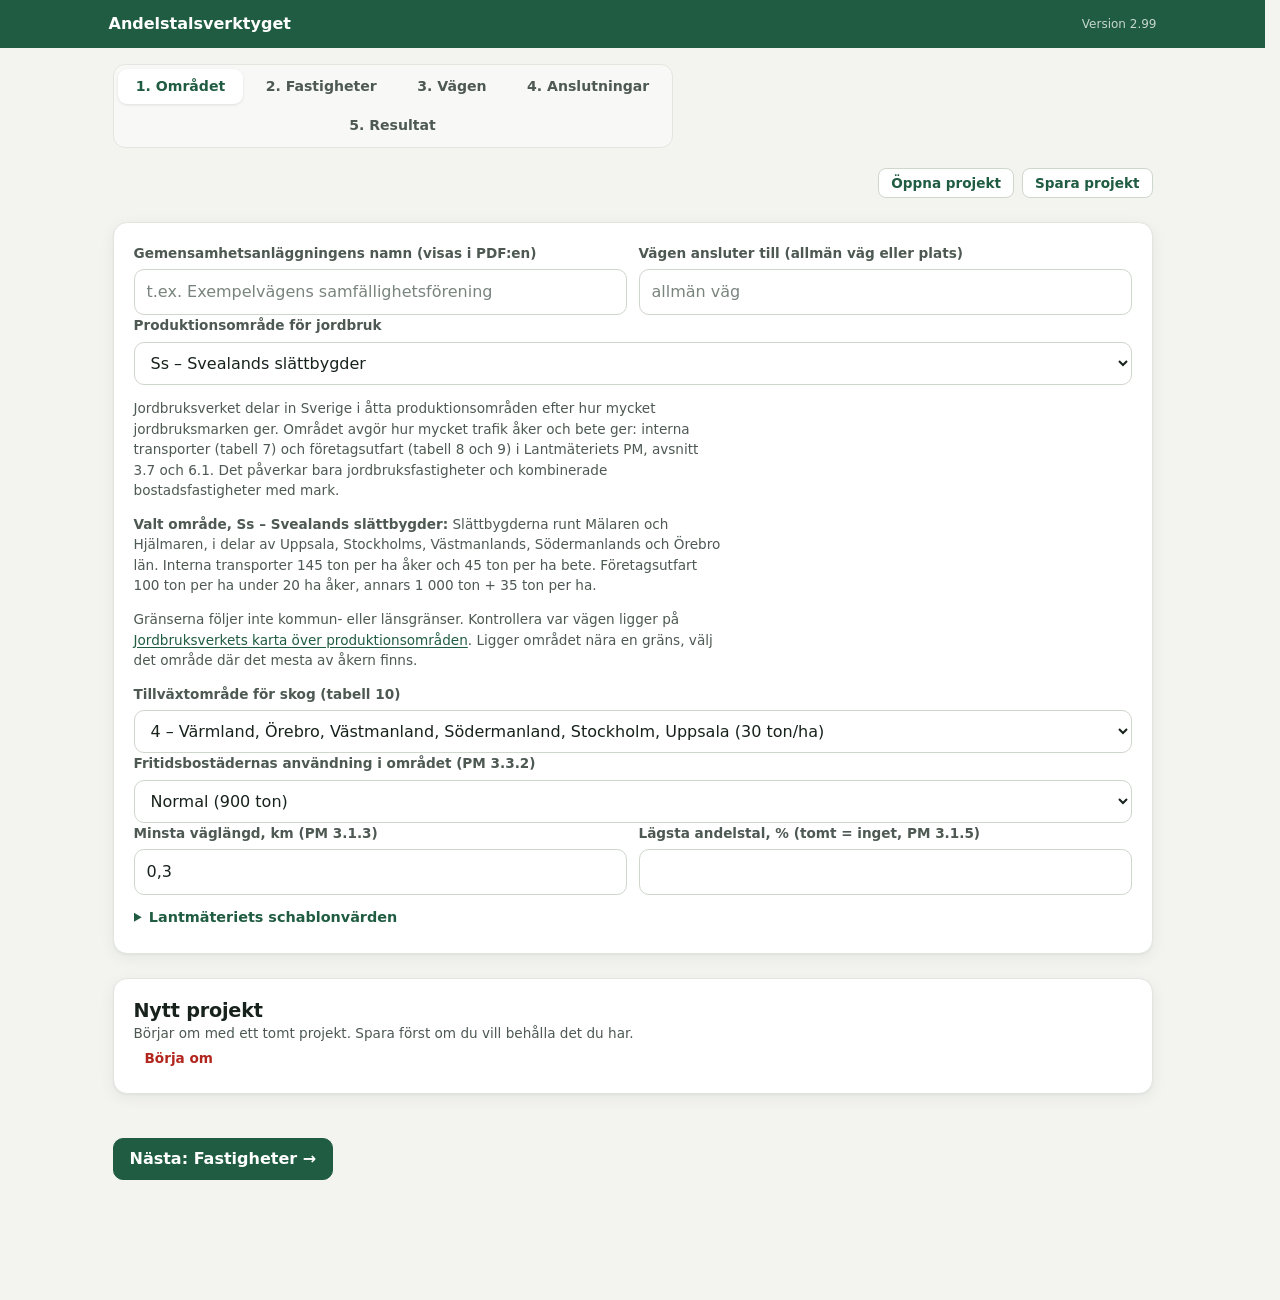
<file: verktyg.html>
<!DOCTYPE html>
<html lang="sv">
<head>
<meta charset="utf-8">
<meta http-equiv="Content-Security-Policy" content="default-src 'self'; script-src 'self'; style-src 'self' 'unsafe-inline' https://fonts.googleapis.com; font-src 'self' https://fonts.gstatic.com; img-src 'self' data: blob: https://tile.openstreetmap.org https://a.tile.opentopomap.org https://b.tile.opentopomap.org https://c.tile.opentopomap.org https://server.arcgisonline.com; connect-src 'self' https://*.supabase.co https://routing.openstreetmap.de; worker-src 'self' blob:; manifest-src 'self'; object-src 'none'; base-uri 'self'; form-action 'self';">
<meta name="viewport" content="width=device-width, initial-scale=1, viewport-fit=cover">
<title>Andelstalsverktyget</title>
<meta name="theme-color" content="#1f5c41">
<meta name="color-scheme" content="light only">
<link rel="icon" href="icon.png">
<link rel="apple-touch-icon" href="icon.png">
<meta name="apple-mobile-web-app-capable" content="yes">
<meta name="mobile-web-app-capable" content="yes">
<meta name="apple-mobile-web-app-title" content="Andelstal">
<meta name="apple-mobile-web-app-status-bar-style" content="default">
<script src="jspdf.umd.min.js"></script>
<script src="jspdf.plugin.autotable.min.js"></script>
<link rel="preconnect" href="https://fonts.googleapis.com">
<link href="https://fonts.googleapis.com/css2?family=Source+Serif+4:opsz,wght@8..60,600&family=Source+Sans+3:wght@400;600;700&display=swap" rel="stylesheet">
<link rel="stylesheet" href="leaflet/leaflet.css">
<link rel="stylesheet" href="app.css?v=3.10">
</head>
<body class="vk is-admin">
<svg width="0" height="0" style="position:absolute" aria-hidden="true">
  <symbol id="i-home" viewBox="0 0 24 24"><path d="M3 10.5 12 3l9 7.5"/><path d="M5 9.5V20a1 1 0 0 0 1 1h4v-6h4v6h4a1 1 0 0 0 1-1V9.5"/></symbol>
  <symbol id="i-users" viewBox="0 0 24 24"><circle cx="9" cy="8" r="3.5"/><path d="M2.5 20c.6-3.4 3.3-5.5 6.5-5.5s5.9 2.1 6.5 5.5"/><path d="M16 4.6a3.5 3.5 0 0 1 0 6.8"/><path d="M18 14.8c2 .7 3.2 2.5 3.5 5.2"/></symbol>
  <symbol id="i-board" viewBox="0 0 24 24"><path d="M12 3 4 6v5c0 5 3.4 8.6 8 10 4.6-1.4 8-5 8-10V6z"/><path d="m9 12 2 2 4-4"/></symbol>
  <symbol id="i-cal" viewBox="0 0 24 24"><rect x="3.5" y="5" width="17" height="15.5" rx="2"/><path d="M3.5 10h17M8 3v4M16 3v4"/></symbol>
  <symbol id="i-alert" viewBox="0 0 24 24"><path d="M10.3 4.3 2.6 18a2 2 0 0 0 1.7 3h15.4a2 2 0 0 0 1.7-3L13.7 4.3a2 2 0 0 0-3.4 0z"/><path d="M12 9.5v4.5M12 17.5h.01"/></symbol>
  <symbol id="i-chat" viewBox="0 0 24 24"><path d="M21 12a8 8 0 0 1-11.6 7.1L4 20.5l1.4-4.9A8 8 0 1 1 21 12z"/></symbol>
  <symbol id="i-gear" viewBox="0 0 24 24"><circle cx="12" cy="12" r="3"/><path d="M19.4 15a1.7 1.7 0 0 0 .3 1.8l.1.1a2 2 0 1 1-2.8 2.8l-.1-.1a1.7 1.7 0 0 0-1.8-.3 1.7 1.7 0 0 0-1 1.5V21a2 2 0 1 1-4 0v-.1a1.7 1.7 0 0 0-1.1-1.5 1.7 1.7 0 0 0-1.8.3l-.1.1a2 2 0 1 1-2.8-2.8l.1-.1a1.7 1.7 0 0 0 .3-1.8 1.7 1.7 0 0 0-1.5-1H3a2 2 0 1 1 0-4h.1a1.7 1.7 0 0 0 1.5-1.1 1.7 1.7 0 0 0-.3-1.8l-.1-.1a2 2 0 1 1 2.8-2.8l.1.1a1.7 1.7 0 0 0 1.8.3H9a1.7 1.7 0 0 0 1-1.5V3a2 2 0 1 1 4 0v.1a1.7 1.7 0 0 0 1 1.5 1.7 1.7 0 0 0 1.8-.3l.1-.1a2 2 0 1 1 2.8 2.8l-.1.1a1.7 1.7 0 0 0-.3 1.8V9a1.7 1.7 0 0 0 1.5 1H21a2 2 0 1 1 0 4h-.1a1.7 1.7 0 0 0-1.5 1z"/></symbol>
  <symbol id="i-bell" viewBox="0 0 24 24"><path d="M6 8a6 6 0 1 1 12 0c0 7 3 9 3 9H3s3-2 3-9"/><path d="M10.3 21a1.9 1.9 0 0 0 3.4 0"/></symbol>
  <symbol id="i-user" viewBox="0 0 24 24"><circle cx="12" cy="8" r="4"/><path d="M4 21c.8-4 4-6.5 8-6.5s7.2 2.5 8 6.5"/></symbol>
  <symbol id="i-out" viewBox="0 0 24 24"><path d="M9 21H5a2 2 0 0 1-2-2V5a2 2 0 0 1 2-2h4"/><path d="m16 17 5-5-5-5M21 12H9"/></symbol>
  <symbol id="i-phone" viewBox="0 0 24 24"><path d="M22 16.9v3a2 2 0 0 1-2.2 2 19.8 19.8 0 0 1-8.6-3.1 19.5 19.5 0 0 1-6-6A19.8 19.8 0 0 1 2.1 4.2 2 2 0 0 1 4.1 2h3a2 2 0 0 1 2 1.7c.1 1 .4 1.9.7 2.8a2 2 0 0 1-.5 2.1L8 9.9a16 16 0 0 0 6 6l1.3-1.3a2 2 0 0 1 2.1-.4c.9.3 1.8.6 2.8.7a2 2 0 0 1 1.7 2z"/></symbol>
  <symbol id="i-mail" viewBox="0 0 24 24"><rect x="2.5" y="4.5" width="19" height="15" rx="2"/><path d="m3 6 9 7 9-7"/></symbol>
  <symbol id="i-chart" viewBox="0 0 24 24"><path d="M21 12A9 9 0 1 1 12 3v9z"/><path d="M15 3.5A9 9 0 0 1 20.5 9H15z"/></symbol>
  <symbol id="i-file" viewBox="0 0 24 24"><path d="M14 3H6a2 2 0 0 0-2 2v14a2 2 0 0 0 2 2h12a2 2 0 0 0 2-2V9z"/><path d="M14 3v6h6M8 13h8M8 17h5"/></symbol>
  <symbol id="i-folder" viewBox="0 0 24 24"><path d="M3 7a2 2 0 0 1 2-2h4l2 2.5h8a2 2 0 0 1 2 2V18a2 2 0 0 1-2 2H5a2 2 0 0 1-2-2z"/><path d="M3 10h18"/></symbol>
  <symbol id="i-link" viewBox="0 0 24 24"><path d="M10 14a4.5 4.5 0 0 0 6.4 0l3-3a4.5 4.5 0 0 0-6.4-6.4l-1.2 1.2"/><path d="M14 10a4.5 4.5 0 0 0-6.4 0l-3 3a4.5 4.5 0 0 0 6.4 6.4l1.2-1.2"/></symbol>
</svg>
<datalist id="vikter"><option value="1,5">Personbil</option><option value="2,9">Arbetsbil, pick-up</option><option value="3,5">Lätt lastbil</option><option value="19,5">Buss, två axlar</option><option value="18">Lastbil, två axlar</option><option value="25">Lastbil, tre axlar</option><option value="31">Lastbil, fyra axlar</option><option value="38">Lastbilssläp</option></datalist>
<header class="vk-top"><div class="vk-top-in"><strong>Andelstalsverktyget</strong><span id="projNamn"></span></div></header>
<main>
  <div class="page" id="page-verktyg">
  <div class="subwrap"><div class="filters subnav" role="tablist" aria-label="Steg">
    <button type="button" class="chipbtn on" data-steg="omrade"><span class="lg">1. Området</span><span class="sm">1 Område</span></button>
    <button type="button" class="chipbtn" data-steg="fast"><span class="lg">2. Fastigheter</span><span class="sm">2 Fastigh.</span></button>
    <button type="button" class="chipbtn" data-steg="vag"><span class="lg">3. Vägen</span><span class="sm">3 Vägen</span></button>
    <button type="button" class="chipbtn" data-steg="ansl"><span class="lg">4. Anslutningar</span><span class="sm">4 Anslutn.</span></button>
    <button type="button" class="chipbtn" data-steg="res"><span class="lg">5. Resultat</span><span class="sm">5 Resultat</span></button>
  </div></div>
  <header class="pghead">
    <div class="ph pgknappar"><div class="row"><button type="button" class="ghost small" id="projOppna">Öppna projekt</button><button type="button" class="ghost small" id="projSpara">Spara projekt</button></div></div>
    <input type="file" id="projFil" accept=".json,application/json" hidden>
  </header>

  <section class="steg" id="steg-omrade">
    <div class="panel">
      <div id="schablon"></div>
    </div>
    <div class="panel" style="margin-top:12px">
      <h2>Nytt projekt</h2>
      <p class="hint">Börjar om med ett tomt projekt. Spara först om du vill behålla det du har.</p>
      <div class="row"><button type="button" class="danger" id="projNytt">Börja om</button></div>
    </div>
  </section>

  <section class="steg" id="steg-fast" hidden>
    <div class="panel">
      <div class="row">
        <button type="button" id="addProp">Lägg till fastighet</button>
        <button type="button" class="ghost" id="fastLas">Läs in fastighetslista</button>
        <input type="file" id="fastFil" accept=".json,.csv,.txt,application/json,text/csv,text/plain" hidden>
      </div>
      <p class="hint">Fastighetslistan kan komma från vägföreningens app (Admin → Exportera fastigheter) eller vara en textfil med en fastighet per rad: namn och beteckning åtskilda med semikolon.</p>
      <div id="propList" class="vkprops"></div>
    </div>
    <div id="cards"></div>
  </section>

  <section class="steg" id="steg-vag" hidden>
    <div class="panel kartinfo">
      <ol class="steglista">
        <li><b>Rita väg:</b> tryck där vägen börjar och sedan längs vägen, gärna i kurvorna. Tryck <i>Klar med linjen</i>, så läggs linjen på vägen. Rita varje gren som en egen linje och börja den på vägen den tar av från.</li>
        <li><b>Sätt utfart:</b> tryck där vägen ansluter till allmän väg. Har vägen flera anslutningar sätter du ut alla.</li>
        <li><b>Anslutningspunkt:</b> tryck där en eller flera fastigheter ansluter till vägen och ge punkten ett namn under kartan. I steg 4 väljer du sedan punkt för varje fastighet.</li>
      </ol>
      <p class="hint">Delsträckor och längder räknas fram automatiskt. Vägen delas vid korsningar och där fastigheter ansluter. Vill du dela på fler ställen trycker du <i>Dela</i> och sedan på vägen. Vid vilken punkt varje fastighet ansluter väljer du i nästa steg.</p>
    </div>
    <div class="kartverktyg-wrap" id="kartVerktyg">
      <div class="row kartverktyg">
        <button type="button" class="chipbtn" data-km="vag">Rita väg</button>
        <button type="button" class="chipbtn" data-km="utfart">Sätt utfart</button>
        <button type="button" class="chipbtn" data-km="punkt">Anslutningspunkt</button>
        <button type="button" class="chipbtn" data-km="dela">Dela</button>
        <button type="button" class="chipbtn" data-km="flytta">Flytta</button>
        <button type="button" class="chipbtn" data-km="radera">Ta bort</button>
        <button type="button" class="chipbtn" id="kartMinPos">Min position</button>
        <button type="button" class="chipbtn rensa" id="kartRensa">Rensa kartan</button>
      </div>
      <div id="kartKlar" hidden>
        <div class="row"><button type="button" class="small" id="kartKlarBtn">Klar med linjen</button><button type="button" class="ghost small" id="kartAngra">Ångra senaste</button></div>
        <label class="check" for="foljVag"><input type="checkbox" id="foljVag" checked>Lägg linjen på vägen när den är klar (annars raka linjer mellan punkterna)</label>
      </div>
    </div>
    <p class="notice karthjalp" id="kartHjalp" hidden></p>
    <div class="kartplats" data-kartplats="vag"></div>
    <details class="panel fallpanel" data-fallpanel="punkter" style="margin-top:12px">
      <summary><h2>Anslutningspunkter <span class="antal" id="punktAntal"></span></h2></summary>
      <div id="punktLista"></div>
    </details>
    <details class="panel fallpanel" data-fallpanel="delstrackor" style="margin-top:12px">
      <summary><h2>Delsträckor <span class="antal" id="segAntal"></span></h2></summary>
      <p class="hint" id="segInfo"></p>
      <div class="scroll">
      <table class="segtable" id="segtable">
        <thead><tr><th>Delsträcka</th><th>Mellan</th><th class="num">Meter</th><th></th></tr></thead>
        <tbody></tbody>
      </table></div>
      <div class="row" style="margin-top:10px"><button type="button" id="addSeg" class="ghost">Lägg till delsträcka</button></div>
      <label class="check" for="manuell"><input type="checkbox" id="manuell">Ange delsträckor och vägval för hand i stället för från kartan</label>
      <details class="more"><summary>Fler kartfunktioner</summary>
        <div class="row" style="align-items:flex-end"><label for="kartKoord" style="flex:1;min-width:220px">Gå till koordinat, SWEREF 99 TM (N E) eller WGS 84<input id="kartKoord" placeholder="6555123 598765"></label><button type="button" class="ghost small" id="kartKoordBtn">Gå dit</button></div>
        <div class="row"><button type="button" class="ghost small" id="kartExport">Spara vägnätet som GeoJSON</button>
        <label class="ghost small filebtn" for="kartImport">Läs in GeoJSON<input type="file" id="kartImport" accept=".geojson,.json,application/geo+json" hidden></label></div>
      </details>
    </details>
  </section>

  <section class="steg" id="steg-ansl" hidden>
    <div class="panel kartinfo">
      <p>Välj för varje fastighet vid vilken anslutningspunkt den ansluter till vägen. Punkterna sätter du ut i steg 3, där all redigering av kartan görs.</p>
      <p class="hint">Skog och skiften som nås från ett annat ställe på vägen får egna rader. Utfarten kan väljas för trafik som kommer in utifrån, till exempel till ett skifte.</p>
      <p class="notice" id="anslAktiv" hidden></p>
    </div>
    <div class="kartplats" data-kartplats="ansl"></div>

    <div class="panel" style="margin-top:12px"><div id="anslLista"></div></div>
  </section>

  <section class="steg" id="steg-res" hidden>
    <div class="panel row"><label for="utdeb" style="max-width:280px">Belopp att fördela, kr per år (frivilligt)<input id="utdeb" inputmode="decimal" data-s="utdebitering" placeholder="t.ex. 25000"></label></div>
    <div class="panel scroll" style="margin-top:12px">
      <table id="summary">
        <thead><tr><th>Fastighet</th><th>Typ</th><th class="num">Väglängd</th><th class="num">Tonkm</th><th class="num">Nuvarande</th><th class="num">Andel</th><th class="num kr">Kr per år</th></tr></thead>
        <tbody></tbody>
        <tfoot></tfoot>
      </table>
    </div>
    <p class="hint">Tryck på en fastighet för att se uträkningen.</p>
    <div id="resDetalj"></div>
    <div class="panel" style="margin-top:12px">
      <h2>Spara och dela</h2>
      <div class="row">
        <button type="button" id="pdf"><svg class="ico"><use href="#i-file"/></svg>PDF för medlemmar</button>
        <button type="button" class="ghost" id="projSpara2">Spara projekt för vägföreningens app</button>
        <button type="button" id="copy" class="ghost">Kopiera som text</button>
        <span class="status" id="copied"></span>
      </div>
      <label class="check" for="pdfUtkast"><input type="checkbox" id="pdfUtkast" checked>Markera PDF:en som utkast (röd UTKAST-stämpel tvärs över sidorna)</label>
      <div class="pdfklar row" id="pdfKlar" hidden></div>
      <p class="hint">Projektfilen innehåller fastigheter, karta och andelstal. I vägföreningens app läser admin in den under Admin → Andelstal, så att medlemmarna ser andelarna och kartan.</p>
    </div>
  </section>

  <div class="row stegnav"><button type="button" class="ghost" id="stegForra">← Föregående</button><button type="button" id="stegNasta">Nästa →</button></div>
  <div id="kartaHem" hidden><div id="karta" role="application" aria-label="Karta över vägen"></div></div>
  </div>
</main>
<span class="status" id="status" role="status" aria-live="polite"></span>
<script src="forening.js"></script>
<script src="verktyg.js?v=2.99"></script>
<script src="leaflet/leaflet.js"></script>
<script src="verktyg-karta.js?v=3.02"></script>
</body>
</html>
</file>
<file: app.css>
/* ============ Design tokens ============ */
:root{
  --bg:#f3f4f0; --surface:#ffffff; --surface-2:#f8f9f6; --ink:#17221c; --muted:#4d5952; --faint:#7a847e;
  --line:#e2e6df; --line-strong:#cfd6cc;
  --accent:#1f5c41; --accent-ink:#ffffff; --accent-hover:#184a34; --accent-soft:#e6f0ea; --accent-soft-2:#d3e6da;
  --warn:#a35a00; --warn-soft:#fbefdc; --danger:#b3261e; --danger-soft:#fbe9e7; --ok:#2e7d4f; --ok-soft:#e3f3e8;
  --radius:14px; --radius-sm:10px;
  --shadow-sm:0 1px 2px rgba(20,35,27,.05);
  --shadow:0 1px 2px rgba(20,35,27,.05),0 4px 16px rgba(20,35,27,.06);
  --shadow-lg:0 10px 40px rgba(20,35,27,.14);
  --display:"Source Serif 4", Georgia, serif; --body:"Source Sans 3", system-ui, -apple-system, "Segoe UI", sans-serif;
  --bar-h:64px; --tab-h:64px;
  color-scheme:light;
}
/* ============ Base ============ */
*{box-sizing:border-box}
[hidden]{display:none!important}
html,body{margin:0}
html{-webkit-text-size-adjust:100%;overflow-y:scroll;scrollbar-gutter:stable}
body{background:var(--bg);color:var(--ink);font:16px/1.5 var(--body);-webkit-font-smoothing:antialiased;-webkit-tap-highlight-color:transparent}
h1,h2,h3{text-wrap:balance;margin:0;letter-spacing:-.01em}
h1{font-family:var(--display);font-weight:600;font-size:1.9rem;line-height:1.15}
h2{font-family:var(--body);font-weight:700;font-size:1.2rem;line-height:1.25}
a{color:var(--accent);text-underline-offset:2px}
.ico{width:20px;height:20px;flex:none;stroke:currentColor;fill:none;stroke-width:1.8;stroke-linecap:round;stroke-linejoin:round}
main{max-width:1080px;margin:0 auto;padding:28px 20px 80px;display:flex;flex-direction:column;gap:24px}
.role{font-size:.75rem;font-weight:700;letter-spacing:.03em;text-transform:uppercase;color:var(--accent);background:var(--accent-soft);padding:4px 10px;border-radius:999px}
.role:empty{display:none}

/* Navigation: tabs under the bar on desktop,bottom tab bar on phones */
.nav{max-width:1080px;margin:0 auto;padding:0 12px;display:flex;gap:2px;overflow-x:auto;scrollbar-width:none}
.nav::-webkit-scrollbar{display:none}
.navtab{display:inline-flex;align-items:center;gap:8px;background:transparent;color:var(--muted);border:none;border-bottom:2px solid transparent;border-radius:0;padding:12px 12px 11px;white-space:nowrap;font-weight:600;font-size:.95rem}
.navtab .ico{width:18px;height:18px}
.navtab:hover{color:var(--ink);background:transparent;border-color:transparent}
.navtab[aria-selected="true"]:hover{color:var(--accent);border-bottom-color:var(--accent)}
.navtab[aria-selected="true"]{color:var(--accent);border-bottom-color:var(--accent)}
.navtab .short{display:none}

/* Save status as a small floating toast */
#status{position:fixed;left:50%;bottom:24px;transform:translateX(-50%);z-index:30;background:var(--ink);color:var(--bg);font-size:.85rem;font-weight:600;padding:8px 16px;border-radius:999px;box-shadow:var(--shadow-lg);pointer-events:none;transition:opacity .2s}
#status:empty{opacity:0}
#status.warn{background:var(--warn);color:#fff}

/* ============ Layout helpers ============ */
.page{display:flex;flex-direction:column;gap:24px}
.page[hidden]{display:none}
section{display:flex;flex-direction:column;gap:12px}
section[hidden]{display:none!important}
.panel{background:var(--surface);border:1px solid var(--line);border-radius:var(--radius);padding:20px;box-shadow:var(--shadow)}
.ph{display:flex;flex-wrap:wrap;justify-content:space-between;align-items:center;gap:8px;min-height:36px}
.list{display:flex;flex-direction:column;gap:12px}
.cards{display:grid;grid-template-columns:repeat(auto-fill,minmax(280px,1fr));gap:12px;align-items:start}
.row{display:flex;flex-wrap:wrap;gap:8px;align-items:center}
.grid2{display:grid;grid-template-columns:1fr 1fr;gap:12px}
.scroll{overflow-x:auto}
.status{font-size:.88rem;color:var(--muted)}
.status.warn{color:var(--warn)}
.hint{font-size:.9rem;color:var(--muted);margin:0;max-width:68ch}
.empty{color:var(--muted);font-size:.95rem;margin:0;padding:22px;text-align:center;background:var(--surface);border:1px dashed var(--line-strong);border-radius:var(--radius)}
.notice{margin:0;background:var(--accent-soft);color:var(--ink);border-radius:var(--radius-sm);padding:12px 16px;font-size:.92rem}
.notice[hidden]{display:none}
.eyebrow{margin:0;font-size:.78rem;font-weight:700;letter-spacing:.08em;text-transform:uppercase;color:var(--accent)}
.prose p{margin:0 0 .75em;max-width:68ch;white-space:pre-wrap}
.prose p:last-child{margin-bottom:0}
body:not(.is-board) .board{display:none!important}
body:not(.is-admin) .admin{display:none!important}

/* ============ Forms & buttons ============ */
label{display:flex;flex-direction:column;gap:6px;font-size:.85rem;font-weight:600;color:var(--muted)}
input,select,textarea{font:inherit;font-size:16px;font-weight:400;color:var(--ink);background:var(--surface);border:1px solid var(--line-strong);border-radius:var(--radius-sm);padding:10px 12px;width:100%;transition:border-color .15s,box-shadow .15s}
textarea{resize:vertical;line-height:1.45}
input::placeholder,textarea::placeholder{color:var(--faint)}
input:hover,select:hover,textarea:hover{border-color:var(--faint)}
input:focus,select:focus,textarea:focus{outline:none;border-color:var(--accent);box-shadow:0 0 0 3px var(--accent-soft-2)}
button:focus-visible,a:focus-visible,.filebtn:focus-within{outline:2px solid var(--accent);outline-offset:2px}
input:disabled,textarea:disabled{opacity:.6}
button{font:inherit;font-weight:600;cursor:pointer;border-radius:var(--radius-sm);padding:10px 16px;border:1px solid var(--accent);background:var(--accent);color:var(--accent-ink);display:inline-flex;align-items:center;justify-content:center;gap:8px;line-height:1.2;transition:background .15s,border-color .15s,color .15s,transform .05s}
button:hover{background:var(--accent-hover);border-color:var(--accent-hover)}
button:active{transform:translateY(1px)}
button:disabled{opacity:.5;cursor:not-allowed}
button.ghost{background:var(--surface);color:var(--accent);border-color:var(--line-strong)}
button.ghost:hover{background:var(--accent-soft);border-color:var(--accent)}
button.small{padding:6px 12px;font-size:.85rem;border-radius:8px}
button.danger{background:transparent;border-color:transparent;color:var(--danger);padding:6px 10px;font-size:.85rem}
button.danger:hover{background:var(--danger-soft);border-color:var(--danger-soft)}
.check{flex-direction:row;align-items:center;gap:10px;color:var(--ink);font-size:.95rem;font-weight:400}
.check input{width:20px;height:20px;accent-color:var(--accent)}
.fs{border:1px solid var(--line);border-radius:var(--radius-sm);padding:12px 14px 14px;margin:0;display:flex;flex-direction:column;gap:10px;background:var(--surface-2)}
.fs legend{font-size:.78rem;font-weight:700;letter-spacing:.06em;text-transform:uppercase;color:var(--accent);padding:0 6px}
.more summary{cursor:pointer;color:var(--accent);font-weight:600;font-size:.9rem;padding:4px 0}
.more[open]{display:flex;flex-direction:column;gap:8px}
.search{max-width:420px}
.search input{padding-left:40px;background:var(--surface) url("data:image/svg+xml,%3Csvg xmlns='http://www.w3.org/2000/svg' width='20' height='20' viewBox='0 0 24 24' fill='none' stroke='%238a948e' stroke-width='2' stroke-linecap='round'%3E%3Ccircle cx='11' cy='11' r='7'/%3E%3Cpath d='m20 20-3.5-3.5'/%3E%3C/svg%3E") no-repeat 12px center}

/* Segmented control and filter chips */
.seg2{display:flex;background:var(--surface-2);border:1px solid var(--line);border-radius:12px;padding:4px;gap:4px}
.seg2 .opt{flex:1;flex-direction:row;margin:0;cursor:pointer}
.seg2 .opt input{position:absolute;opacity:0;width:1px;height:1px}
.seg2 .opt span{flex:1;text-align:center;padding:10px 8px;font-size:.95rem;font-weight:600;color:var(--muted);border-radius:9px;transition:background .15s,color .15s}
.seg2 .opt input:checked+span{background:var(--surface);color:var(--accent);box-shadow:0 1px 3px rgba(0,0,0,.1)}
.seg2 .opt input:focus-visible+span{outline:2px solid var(--accent);outline-offset:-2px}
.filters{display:flex;gap:8px;flex-wrap:wrap}
.chipbtn{background:var(--surface);color:var(--muted);border:1px solid var(--line-strong);border-radius:999px;padding:7px 14px;font-size:.88rem}
.chipbtn:hover{background:var(--surface-2);color:var(--ink);border-color:var(--faint)}
.chipbtn.on,.chipbtn.on:hover{background:var(--accent);color:var(--accent-ink);border-color:var(--accent)}
.tile{display:flex;flex-direction:row;align-items:center;justify-content:flex-start;gap:14px;text-align:left;background:var(--surface);color:var(--ink);border:1px solid var(--line);border-radius:var(--radius);padding:16px;box-shadow:var(--shadow);font-weight:600;min-height:76px}
.tile:hover{background:var(--surface);border-color:var(--accent);color:var(--ink)}
.tile .tico{width:44px;height:44px;border-radius:12px;display:grid;place-items:center;background:var(--accent-soft);color:var(--accent);flex:none}
.tile .tico .ico{width:22px;height:22px}
.tile.warn .tico{background:var(--warn-soft);color:var(--warn)}
.tile span:last-child{display:flex;flex-direction:column;gap:2px}
.tile small{font-weight:400;color:var(--muted);font-size:.85rem}
.tile .sm{display:none}
@media (max-width:760px){
  .tile{flex-direction:column;justify-content:center;text-align:center;gap:6px;padding:10px 6px;min-height:0;font-size:.85rem}
  .tile .tico{width:38px;height:38px;border-radius:10px}
  .tile .tico .ico{width:20px;height:20px}
  .tile small,.tile .lg{display:none}
  .tile .sm{display:inline}
}
#kontoBtn{position:relative}
.kbadge{position:absolute;top:-3px;right:-3px;min-width:18px;height:18px;padding:0 5px;border-radius:999px;background:var(--warn);color:#fff;font-size:.7rem;font-weight:800;line-height:18px;text-align:center;box-shadow:0 0 0 2px var(--surface)}
.kbadge[hidden]{display:none}
.minadlg .minarow:first-of-type{border-top:none}
.startgrid{display:grid;grid-template-columns:minmax(0,1.5fr) minmax(0,1fr);gap:24px;align-items:start}
.startgrid>.col{display:flex;flex-direction:column;gap:24px;min-width:0}

/* ============ Cards / items ============ */
.item{background:var(--surface);border:1px solid var(--line);border-radius:var(--radius);padding:18px;display:flex;flex-direction:column;gap:8px;box-shadow:var(--shadow);min-width:0}
.item .meta{font-size:.82rem;color:var(--muted);display:flex;flex-wrap:wrap;align-items:center;gap:6px}
.item h3{margin:0;font-size:1.08rem;font-weight:700;line-height:1.3}
.item p{margin:0;white-space:pre-wrap;color:var(--ink)}
.item>.row:last-child:has(button.ghost.small){justify-content:flex-end}
.item label{font-size:.82rem}
.item .row button{flex:1;min-height:44px}
.item .row button.ghost.small{flex:0 0 auto;min-height:34px}
.item.news{border-left:4px solid var(--accent)}
details.item summary{cursor:pointer;display:flex;flex-direction:column;gap:2px;list-style:none}
details.item summary::-webkit-details-marker{display:none}
details.item[open] summary{padding-bottom:8px;border-bottom:1px solid var(--line);margin-bottom:4px}
.reply{border-left:3px solid var(--accent);padding:10px 12px;background:var(--accent-soft);border-radius:0 8px 8px 0;font-size:.94rem}
.badge{display:inline-flex;align-items:center;font-size:.72rem;font-weight:700;letter-spacing:.02em;padding:2px 9px;border-radius:999px;background:var(--accent-soft);color:var(--accent)}
.badge.ny{background:var(--warn-soft);color:var(--warn)}
.badge.pagar{background:color-mix(in srgb,#3b6fd1 16%,transparent);color:#3b6fd1}
.badge.klar{background:var(--ok-soft);color:var(--ok)}
.badge.typ{background:var(--surface-2);color:var(--muted);border:1px solid var(--line)}
.acts{border-top:1px solid var(--line);padding-top:12px;margin-top:4px}
.acts button{flex:1;min-height:40px}
.chip{display:inline-block;font-size:.75rem;padding:2px 8px;border-radius:999px;background:var(--accent-soft);color:var(--accent);margin:1px 2px 1px 0;white-space:nowrap}

/* Meeting date block */
.mrow{display:flex;gap:16px;align-items:flex-start}
.mbody{display:flex;flex-direction:column;gap:6px;min-width:0;flex:1}
.dateblk{flex:none;width:58px;border-radius:12px;overflow:hidden;text-align:center;background:var(--surface);border:1px solid var(--line);line-height:1}
.dateblk span{display:block;background:var(--accent);color:var(--accent-ink);font-size:.7rem;font-weight:700;letter-spacing:.06em;text-transform:uppercase;padding:5px 0}
.dateblk b{display:block;font-size:1.5rem;font-weight:700;padding:7px 0 2px;color:var(--ink)}
.dateblk small{display:block;font-size:.7rem;color:var(--muted);padding-bottom:6px}
.dateblk.past span{background:var(--faint)}
.item a.open{display:inline-flex;align-items:center;gap:6px;font-weight:600;text-decoration:none}

/* People */
.person{display:flex;gap:14px;align-items:center;min-width:0}
.person>div{display:flex;flex-direction:column;gap:2px;min-width:0}
.avatar{width:46px;height:46px;border-radius:50%;flex:none;display:grid;place-items:center;font-weight:700;font-size:1rem;background:var(--accent-soft);color:var(--accent);letter-spacing:.02em}
.person .meta{font-size:.82rem}
.person .addr{font-size:.88rem;color:var(--muted)}
.contacts{display:flex;flex-wrap:wrap;gap:8px;margin-top:4px}
.cbtn{display:inline-flex;align-items:center;gap:6px;padding:7px 12px;border-radius:999px;background:var(--surface-2);border:1px solid var(--line);color:var(--ink);text-decoration:none;font-size:.88rem;font-weight:600;max-width:100%;overflow:hidden;text-overflow:ellipsis;white-space:nowrap}
.cbtn:hover{border-color:var(--accent);color:var(--accent)}
.cbtn .ico{width:16px;height:16px;color:var(--accent)}

/* Attachments */
.gallery{display:grid;grid-template-columns:repeat(auto-fill,minmax(130px,1fr));gap:8px;margin-top:4px}
.gallery img{width:100%;aspect-ratio:4/3;object-fit:cover;border-radius:10px;display:block;background:var(--line)}
.gallery a:only-child img{aspect-ratio:auto;max-height:420px;object-fit:contain}
.docs{display:flex;flex-direction:column;gap:6px;margin-top:4px}
.attedit{display:flex;flex-direction:column;gap:8px;border-top:1px solid var(--line);padding-top:12px}
.attlist{display:flex;flex-wrap:wrap;gap:8px}
.att{position:relative;display:flex;align-items:center;gap:6px}
.att img{width:72px;height:72px;object-fit:cover;border-radius:8px}
.att button{position:absolute;top:-8px;right:-8px;padding:0;width:24px;height:24px;border-radius:50%;background:var(--surface);border:1px solid var(--line);font-size:.75rem;box-shadow:var(--shadow-sm)}
.att.doc{border:1px solid var(--line);border-radius:8px;padding:8px 30px 8px 10px;font-size:.85rem}
.filebtn{flex:1;flex-direction:row;justify-content:center;align-items:center;gap:6px;border:1.5px dashed var(--line-strong);color:var(--accent);border-radius:var(--radius-sm);padding:10px;font-size:.9rem;font-weight:600;cursor:pointer;min-height:44px;background:var(--surface-2)}
.filebtn:hover{border-color:var(--accent)}
.filebtn input{position:absolute;opacity:0;width:1px;height:1px}

/* ============ Utskick ============ */
.ufm{display:flex;flex-direction:column;gap:14px}
.rcpt{display:flex;flex-direction:column;border:1px solid var(--line);border-radius:var(--radius-sm);max-height:320px;overflow:auto;background:var(--surface)}
.rc{flex-direction:row;align-items:flex-start;gap:12px;padding:10px 14px;border-bottom:1px solid var(--line);color:var(--ink);font-size:.95rem;font-weight:400;cursor:pointer}
.rc:hover{background:var(--surface-2)}
.rc:last-child{border-bottom:none}
.rc input{width:20px;height:20px;margin-top:2px;flex:none;accent-color:var(--accent)}
.rc span{display:flex;flex-direction:column}
.rc small{color:var(--muted);font-size:.8rem;word-break:break-all}
.rc.none{opacity:.5}
.ubtns{display:grid;grid-template-columns:repeat(3,1fr);gap:8px}
.ubtns button{min-height:46px}
.ubtns{grid-template-columns:1fr 1fr!important;margin-top:8px}
.sendbtn{min-height:52px;font-size:1.05rem;width:100%}
.sendbtn.armed{background:var(--warn);border-color:var(--warn)}
.sender{margin:0;padding:12px 14px;border-radius:var(--radius-sm);background:var(--surface-2);border:1px solid var(--line);font-size:.92rem;color:var(--muted)}
.sender strong{color:var(--ink)}
.sender.warn{background:var(--warn-soft);border-color:var(--warn-soft);color:var(--ink)}

/* ============ Fel och synpunkter ============ */
#caseForm{gap:14px}
#caseForm button{min-height:46px}

/* ============ Admin ============ */
.adminlinks{display:grid;grid-template-columns:repeat(auto-fill,minmax(260px,1fr));gap:12px}
.biglink{display:flex;flex-direction:row;align-items:center;justify-content:flex-start;gap:14px;text-align:left;background:var(--surface-2);color:var(--ink);border:1px solid var(--line);padding:16px;border-radius:var(--radius);min-height:72px}
.biglink:hover{background:var(--surface);border-color:var(--accent);color:var(--ink)}
.biglink .tico{width:42px;height:42px;border-radius:12px;display:grid;place-items:center;background:var(--accent-soft);color:var(--accent);flex:none}
.biglink>span:last-child{display:flex;flex-direction:column;gap:2px}
.biglink strong{color:var(--ink);font-size:1rem}
.biglink small{font-weight:400;font-size:.85rem;color:var(--muted)}
#accessMgr{display:flex;flex-direction:column;gap:12px}
body:not(.is-admin) #accessMgr{display:none}
#accessMgr:empty{display:none}
#reqMgr:empty{display:none}
.notismeta{margin-right:auto}
[data-act=notis].armed{background:var(--accent);color:var(--accent-ink);border-color:var(--accent)}
.pushbanner{display:flex;align-items:center;gap:14px;flex-wrap:wrap;padding:14px 16px;border-radius:var(--radius);background:var(--accent-soft);border:1px solid var(--accent-soft-2)}
.pushbanner[hidden]{display:none}
.pb-ico{width:40px;height:40px;border-radius:12px;display:grid;place-items:center;background:var(--surface);color:var(--accent);flex:none}
.pb-txt{display:flex;flex-direction:column;gap:2px;flex:1 1 240px;min-width:0}
.pb-txt small{color:var(--muted);font-size:.88rem}
.pb-btns{display:flex;gap:8px;flex-wrap:wrap}
.atg-body .meta{display:flex;flex-wrap:wrap;align-items:center;gap:8px;font-size:.82rem;color:var(--muted)}
.minarow{display:flex;gap:14px;align-items:flex-start;padding:12px 0;border-top:1px solid var(--line)}
.minarow:first-of-type{border-top:none}
.minarow.sen .atg-body strong{color:var(--danger)}
.kontodlg .krows{display:flex;flex-direction:column;border:1px solid var(--line);border-radius:var(--radius-sm);overflow:hidden}
.krow{display:flex;align-items:center;gap:12px;padding:12px 14px;border-top:1px solid var(--line);flex-wrap:wrap}
.krow:first-child{border-top:none}
.ktxt{display:flex;flex-direction:column;gap:2px;flex:1 1 200px;min-width:0}
.ktxt small{color:var(--muted);font-size:.85rem}
.kbtns{display:flex;gap:6px;flex-wrap:wrap}
.kpw{display:flex;flex-direction:column;gap:10px;padding:12px 14px;border-top:1px solid var(--line);background:var(--surface-2)}
.kpw[hidden]{display:none}
.khead{display:inline-flex;align-items:center;gap:8px}
.hjalpbtn{width:24px;height:24px;min-height:0;padding:0;border-radius:50%;border:1.5px solid var(--accent);background:var(--surface);color:var(--accent);font-weight:800;font-size:.85rem;line-height:1;display:inline-flex;align-items:center;justify-content:center;cursor:pointer;flex:none}
.hjalpbtn:hover{background:var(--accent);color:#fff}
.hjalpdlg .subnav{margin:4px 0 14px;max-width:none}
.hsteg{margin:0 0 14px;padding-left:1.4em;display:flex;flex-direction:column;gap:8px;line-height:1.45}
.hsteg li::marker{color:var(--accent);font-weight:800}
.htips{background:var(--surface-2);border:1px solid var(--line);border-radius:var(--radius-sm);padding:12px 14px;font-size:.92rem;line-height:1.45}
.htips ul{margin:4px 0 8px;padding-left:1.2em;display:flex;flex-direction:column;gap:4px}
.htips ul:last-child{margin-bottom:0}
.pb-txt .hjalpbtn{vertical-align:middle;margin-left:6px;width:22px;height:22px}
.item.atg{gap:10px;padding:14px 16px}
.item.atg.sen{border-left:4px solid var(--danger)}
.item.atg.snart{border-left:4px solid var(--warn)}
.item.atg.klar{opacity:.75}
.item.atg.klar h3{text-decoration:line-through;text-decoration-color:var(--faint)}
.atg-row{display:flex;gap:14px;align-items:flex-start}
.atg-body{display:flex;flex-direction:column;gap:6px;min-width:0;flex:1}
.atg-body h3{font-size:1.05rem}
.atg-note{color:var(--muted)!important;font-size:.92rem}
.atg-who{display:inline-flex;align-items:center;gap:4px;font-weight:600;color:var(--ink)}
.atg-who .ico{width:14px;height:14px;color:var(--accent)}
.atg-who.none{color:var(--faint);font-weight:400}
fieldset.ansv{border:1px solid var(--line);border-radius:var(--radius-sm);padding:10px 12px 12px;margin:0;display:flex;flex-direction:column;gap:10px;min-width:0}
fieldset.ansv legend{font-weight:600;font-size:.9rem;padding:0 4px}
fieldset.ansv legend small{font-weight:400;color:var(--muted)}
.ansv-list{display:flex;flex-wrap:wrap;gap:6px}
.ansv-opt{display:inline-flex!important;flex-direction:row!important;align-items:center;gap:0!important;margin:0;cursor:pointer;font-weight:500}
.ansv-opt input{position:absolute;opacity:0;width:1px;height:1px}
.ansv-opt span{display:inline-flex;align-items:center;gap:6px;padding:6px 12px;border:1px solid var(--line);border-radius:999px;background:var(--surface);font-size:.88rem;color:var(--ink)}
.ansv-opt span .ico{width:15px;height:15px;color:var(--muted)}
.ansv-opt input:checked+span{background:var(--accent);border-color:var(--accent);color:#fff}
.ansv-opt input:checked+span .ico{color:#fff}
.ansv-opt input:focus-visible+span{outline:2px solid var(--accent);outline-offset:2px}
.ansv-ny{display:flex;flex-direction:column;gap:8px;padding:10px;background:var(--surface-2);border-radius:var(--radius-sm)}
.ansv-ny button{align-self:flex-start}
#aAnnan{align-self:flex-start}
.atg-body .meta{flex-wrap:wrap}
.atg-who.grp{background:var(--accent-soft);color:var(--accent);padding:1px 8px;border-radius:999px}
.badge.sen{background:var(--danger-soft);color:var(--danger)}
.atg-check{flex:none;position:relative;width:28px;height:28px;margin-top:1px;cursor:pointer}
.atg-check input{position:absolute;inset:0;z-index:1;opacity:0;width:28px;height:28px;margin:0;cursor:pointer}
.atg-check span{display:block;width:28px;height:28px;border-radius:8px;border:2px solid var(--line-strong);background:var(--surface);transition:background .15s,border-color .15s}
.atg-check:hover span{border-color:var(--accent)}
.atg-check input:checked+span{background:var(--accent);border-color:var(--accent)}
.atg-check input:checked+span::after{content:"";position:absolute;left:10px;top:5px;width:7px;height:13px;border:solid #fff;border-width:0 3px 3px 0;transform:rotate(45deg)}
.atg-check input:focus-visible+span{outline:2px solid var(--accent);outline-offset:2px}
.item.atg>.row{justify-content:flex-end}
.item.atg>.row button{flex:0 0 auto;min-height:34px}
[data-atgdel].armed{color:var(--danger);background:var(--danger-soft)}
.atgdone summary{padding:8px 0}
.atgdone[open]{gap:12px}
.subnav{overflow-x:auto;scrollbar-width:none;min-width:0}
.subnav::-webkit-scrollbar{display:none}
.subnav .chipbtn{flex:1 0 auto}
@media (max-width:520px){ .subnav .chipbtn{font-size:.82rem;padding:9px 10px} }
.gatebox .seg2{margin-top:2px}
.ginfo{font-size:.92rem}
.linkbtn{background:none;border:none;padding:4px 0;color:var(--accent);font-weight:600;font-size:.9rem;text-decoration:underline;text-underline-offset:3px;min-height:0!important;align-self:flex-start;text-align:left}
.linkbtn:hover{background:none;color:var(--accent-hover)}
.kontodlg .linkbtn{align-self:center;margin-top:4px}
.funkbox{display:flex;flex-direction:column;gap:12px;margin-top:20px}
.avatar.rollikon{background:var(--rb);color:var(--rf);box-shadow:inset 0 0 0 1px color-mix(in srgb,var(--rf) 18%,transparent)}
.avatar.rollikon svg{width:64%;height:64%}
dialog.sentdlg{border:none;border-radius:20px;padding:0;width:min(420px,calc(100vw - 24px));box-shadow:var(--shadow-lg);color:var(--ink);background:var(--surface)}
dialog.sentdlg::backdrop{background:rgba(10,30,20,.55)}
.sentdlg form{display:flex;flex-direction:column;gap:12px;padding:26px 24px 22px;text-align:center}
.sent-ico{width:64px;height:64px;margin:0 auto 2px;border-radius:50%;display:grid;place-items:center;font-size:2rem;background:var(--accent-soft);color:var(--accent)}
.sentdlg h2{font-size:1.35rem}
.sentdlg p{margin:0;color:var(--muted)}
.sentdlg p strong{color:var(--ink);word-break:break-all}
.sent-steps{text-align:left;margin:4px 0 0;padding:14px 16px 14px 34px;background:var(--surface-2);border:1px solid var(--line);border-radius:12px;display:flex;flex-direction:column;gap:8px;font-size:.95rem}
.sent-steps li::marker{font-weight:700;color:var(--accent)}
.sent-tip{font-size:.85rem}
.sentdlg button{min-height:48px;font-size:1rem;margin-top:4px}
.mailatt{display:flex;flex-direction:column;gap:8px;align-items:flex-start}
.attpick{flex:0 0 auto;min-height:40px;padding:8px 14px}
.attchips{display:flex;flex-wrap:wrap;gap:6px}
.attchip{display:inline-flex;align-items:center;gap:6px;padding:4px 4px 4px 12px;border:1px solid var(--line);border-radius:999px;background:var(--surface-2);font-size:.85rem;font-weight:600;max-width:100%}
.attchip small{color:var(--muted);font-weight:400}
.attchip button{padding:2px 8px;font-size:.8rem}
.tonews{align-self:flex-start}
.item.prot .docrow{margin-top:4px}
.dkgrp{font-size:.95rem;color:var(--muted);text-transform:uppercase;letter-spacing:.04em;margin:18px 0 8px}
.dkgrp:first-child{margin-top:0}
.dknote{margin-top:22px}
.lnklist{display:grid;grid-template-columns:repeat(auto-fill,minmax(300px,1fr));gap:12px}
.item.lnk{display:flex;flex-direction:column;gap:10px;padding:14px 16px}
.lnkmain{display:flex;gap:12px;align-items:flex-start;text-decoration:none;color:inherit;flex:1}
.lnkmain:hover strong{color:var(--accent);text-decoration:underline}
.lnkico{flex:none;width:40px;height:40px;border-radius:12px;background:var(--accent-soft);color:var(--accent);display:flex;align-items:center;justify-content:center}
.lnkico .ico{width:20px;height:20px}
.lnktxt{display:flex;flex-direction:column;gap:3px;min-width:0}
.lnktxt small{color:var(--muted);font-size:.88rem;line-height:1.4}
.lnkurl{color:var(--accent);font-size:.82rem;font-weight:600;overflow:hidden;text-overflow:ellipsis;white-space:nowrap}
.item.lnk>.row{justify-content:flex-end;gap:6px}
.item.lnk>.row button{flex:0 0 auto;min-height:34px}
@media (max-width:520px){ .lnklist{grid-template-columns:1fr} }
.item.prot>.row:last-child{justify-content:flex-end}
.item.prot>.row button{flex:0 0 auto;min-height:34px}
[data-protdel].armed{color:var(--danger);background:var(--danger-soft)}
/* Sidhuvud med bild,samma på alla flikar */
.masthead{position:relative;overflow:hidden;color:#fff;background:linear-gradient(135deg,#1f5c41 0%,#2d7552 55%,#3c8a5f 100%)}
.masthead::after{content:"";position:absolute;right:0;bottom:-40px;width:420px;height:280px;background:url("data:image/svg+xml,%3Csvg xmlns='http://www.w3.org/2000/svg' viewBox='0 0 340 240' fill='none'%3E%3Cpath d='M20 240 C120 180 140 120 200 90 S320 40 340 10' stroke='white' stroke-opacity='.14' stroke-width='38' stroke-linecap='round'/%3E%3Cpath d='M20 240 C120 180 140 120 200 90 S320 40 340 10' stroke='white' stroke-opacity='.35' stroke-width='3' stroke-dasharray='14 14' stroke-linecap='round'/%3E%3C/svg%3E") no-repeat center/contain;pointer-events:none}
.masthead.has-img{background:linear-gradient(180deg,rgba(8,28,18,.35) 0%,rgba(8,28,18,.1) 35%,rgba(8,28,18,.65) 100%),var(--hero-img) var(--hero-pos,50% 50%)/cover no-repeat,#1f5c41}
.masthead.has-img::after{display:none}
.mh-in{position:relative;z-index:1;max-width:1080px;margin:0 auto;padding:14px 20px 24px;min-height:220px;display:flex;flex-direction:column;justify-content:space-between;gap:16px}
.mh-bar{display:flex;justify-content:flex-end;align-items:center;gap:8px;flex-wrap:wrap}
.heroprev{height:150px;border-radius:var(--radius-sm);border:1px dashed var(--line-strong);background:linear-gradient(135deg,#1f5c41,#3c8a5f) center/cover no-repeat;display:grid;place-items:center;color:#e6f2ea;font-size:.88rem;text-align:center;padding:12px}
.heroprev.has-img{border-style:solid}
.herobtn2{flex:0 0 auto}
.mh-text{display:flex;flex-direction:column;gap:6px;color:#fff;text-decoration:none;align-self:flex-start;text-shadow:0 1px 8px rgba(0,0,0,.45)}
.mh-text .eyebrow{color:#e6f2ea}
.mh-title{font-family:var(--display);font-weight:600;font-size:2.2rem;line-height:1.12;max-width:22ch;text-wrap:balance}
.masthead .iconbtn{background:rgba(0,0,0,.32);color:#fff;border:1px solid rgba(255,255,255,.4);backdrop-filter:blur(4px)}
.masthead .iconbtn:hover,.masthead .iconbtn.on{background:rgba(0,0,0,.5);color:#fff;border-color:rgba(255,255,255,.7)}
.masthead .role{background:rgba(255,255,255,.18);color:#fff}
.topbar{position:sticky;top:0;z-index:20}
/* UNDERFLIKAR – samma mönster på alla sidor: <div class="subwrap"><div class="filters subnav">…chipbtn…</div></div>
   som första element i .page,före .pghead. Inga ikoner. De stannar under sidhuvudet när man scrollar. */
.subwrap{position:sticky;top:var(--tb-h,0px);z-index:15;background:var(--bg);margin:-12px 0 8px;padding:8px 0;box-shadow:-40px 0 0 var(--bg),40px 0 0 var(--bg)}
.navbar{background:var(--surface);border-bottom:1px solid var(--line);box-shadow:var(--shadow-sm)}
@media (max-width:760px){
  .mh-in{min-height:150px;padding:10px 14px 16px;gap:10px}
  .mh-title{font-size:1.45rem}
  .masthead::after{width:260px;height:180px;opacity:.7}
  .navbar{position:static;border:none;box-shadow:none;background:none}
  .masthead .role{display:none}
}
@media (max-width:960px) and (max-height:500px) and (orientation:landscape){ .mh-in{min-height:96px} .mh-title{font-size:1.2rem} .masthead .eyebrow{display:none} }
/* Sidhuvud: rubrik vänster,sidans knappar höger,förklaring under. Samma på alla sidor. */
.pghead{display:flex;flex-direction:column;gap:6px}
.page>.subwrap{margin-bottom:-12px}
.pghead .ph{min-height:38px}
.ph>button,.ph>.row,.ph>a{margin-left:auto}
.ph>.row{justify-content:flex-end}
.subnav{margin-top:0;flex-wrap:nowrap;gap:4px;background:var(--surface-2);border:1px solid var(--line);border-radius:12px;padding:4px;max-width:560px}
.subnav .chipbtn{flex:1;border:none;border-radius:9px;background:transparent;color:var(--muted);padding:9px 8px;display:inline-flex;align-items:center;justify-content:center;gap:4px;white-space:nowrap}
.subnav .chipbtn:hover{background:var(--surface);color:var(--ink)}
.subnav .chipbtn.on,.subnav .chipbtn.on:hover{background:var(--surface);color:var(--accent);box-shadow:0 1px 3px rgba(0,0,0,.1)}
.sm{display:none}
@media (max-width:520px){ .lg{display:none} .sm{display:inline} }
@media (max-width:760px){ .ph>.row{flex-wrap:wrap} }
.navtab:active,.chipbtn:active,.tab:active,.iconbtn:active,.mcard:active,.tile:active{transform:none}
.docrow{display:flex;align-items:center;justify-content:space-between;gap:10px;flex-wrap:wrap;padding:10px 12px;border:1px solid var(--line);border-radius:var(--radius-sm);background:var(--surface-2)}
.docname{display:flex;align-items:center;gap:8px;font-weight:600;min-width:0;flex:1 1 200px}
.docname span{overflow:hidden;text-overflow:ellipsis;white-space:nowrap}
.docbtns{display:flex;gap:8px;flex:none}
.btnlink{display:inline-flex;align-items:center;justify-content:center;padding:6px 12px;font-size:.85rem;font-weight:600;border-radius:8px;border:1px solid var(--line-strong);background:var(--surface);color:var(--accent);text-decoration:none}
.btnlink:hover{background:var(--accent-soft);border-color:var(--accent)}
dialog.pdfdlg{width:min(1060px,100vw);height:100dvh;max-height:100dvh;max-width:100vw;margin:0 auto;padding:0;border:none;background:#525659;display:flex;flex-direction:column}
dialog.pdfdlg:not([open]){display:none}
dialog.pdfdlg::backdrop{background:rgba(0,0,0,.6)}
.pdfhead{display:flex;align-items:center;justify-content:space-between;gap:10px;padding:10px 14px;background:var(--surface);border-bottom:1px solid var(--line)}
.pdfhead strong{overflow:hidden;text-overflow:ellipsis;white-space:nowrap}
.pdfacts{display:flex;gap:8px;align-items:center;flex:none}
.pdfpages{flex:1;overflow:auto;display:flex;flex-direction:column;align-items:center;gap:10px;padding:10px 8px 40px}
.pdfpages canvas{background:#fff;box-shadow:0 2px 8px rgba(0,0,0,.4);max-width:100%;height:auto!important}
.pdfmsg{color:#fff;margin:40px 0}
.urensa{justify-content:flex-end;margin-top:-6px}
#uClear.armed{color:var(--danger);border-color:var(--danger)}
.iconbtn{width:38px;height:38px;padding:0;border-radius:50%;background:transparent;color:var(--muted);border:1px solid var(--line)}
.iconbtn:hover{background:var(--surface-2);color:var(--ink);border-color:var(--line-strong)}
.iconbtn.on{background:var(--accent-soft);color:var(--accent);border-color:var(--accent)}
.iconbtn .ico{width:20px;height:20px}
details.mail summary h3{font-size:1.02rem}
details.mail.unread{border-left:4px solid var(--warn)}
details.mail.unread summary h3{font-weight:800}
details.mail[open]{gap:10px}
.mailtext{white-space:pre-wrap;word-break:break-word;background:var(--surface-2);border:1px solid var(--line);border-radius:var(--radius-sm);padding:12px 14px;font-size:.95rem;max-height:420px;overflow:auto}
.navtab{position:relative}
.navcount{display:inline-grid;place-items:center;min-width:18px;height:18px;padding:0 5px;border-radius:999px;background:var(--warn);color:#fff;font-size:.68rem;font-weight:700;line-height:1}
@media (max-width:760px){ .navcount{position:absolute;top:4px;left:calc(50% + 6px)} }
.chipbtn .count{min-width:20px;height:20px;font-size:.72rem;margin-left:4px}
#boardList,#funkList{grid-auto-rows:1fr;align-items:stretch}
#boardList>.item,#funkList>.item{height:100%}
#boardList:has(.item input),#funkList:has(.item input){grid-auto-rows:auto;align-items:start}
#boardList:has(.item input)>.item,#funkList:has(.item input)>.item{height:auto}
#boardList>.item>.row:last-child,#funkList>.item>.row:last-child{margin-top:auto}
#boardList .person,#funkList .person{align-items:flex-start}
#boardList .person .meta,#funkList .person .meta{font-size:1.02rem;font-weight:700;color:var(--accent);letter-spacing:.01em}
#boardList .person h3,#funkList .person h3{font-size:1.2rem;margin-top:2px}
#boardList .avatar,#funkList .avatar{width:52px;height:52px;font-size:1.05rem}
#boardList .contacts,#funkList .contacts{flex-direction:column;align-items:flex-start}
#boardList,#funkList{grid-template-columns:repeat(auto-fill,minmax(240px,1fr));gap:10px}
.bcard{display:flex;align-items:center;gap:12px;width:100%;height:100%;min-height:72px;padding:12px 14px;text-align:left;background:var(--surface);color:var(--ink);border:1px solid var(--line);border-radius:var(--radius);box-shadow:var(--shadow);font-weight:400;min-width:0;cursor:pointer}
.bcard:hover{border-color:var(--line-strong);background:var(--surface)}
.bcard .avatar{width:44px!important;height:44px!important;flex:none;font-size:.95rem}
.bc-txt{display:flex;flex-direction:column;gap:1px;min-width:0;flex:1}
.bc-txt .meta{font-size:.82rem;font-weight:700;color:var(--accent)}
.bc-txt strong{font-size:1.02rem;line-height:1.25;overflow:hidden;text-overflow:ellipsis}
.bc-pil{width:18px;height:18px;flex:none;color:var(--muted);fill:none;stroke:currentColor;stroke-width:2}
.bdlg-person .bperson{border:none;box-shadow:none;padding:0;background:none}
.bdlg-person .person .meta{font-size:1rem;font-weight:700;color:var(--accent)}
.bdlg-person .person h3{font-size:1.25rem}
.bdlg-person .avatar{width:56px;height:56px}
.bdlg-person .contacts{flex-direction:column;align-items:stretch;margin-top:12px}
.adminrad{display:flex;align-items:center;justify-content:space-between;gap:12px;flex-wrap:wrap;margin-top:14px;padding:12px 14px;border:1px solid var(--line);border-radius:var(--radius-sm);background:var(--surface-2)}
.adminrad>div,.adminrad{min-width:0}
.adminrad strong{display:block}
.adminrad small{display:block;color:var(--muted);font-size:.85rem}
.regstat{display:flex;flex-wrap:wrap;gap:6px;margin:14px 0 0}
.regstat .rs{background:var(--surface);border:1px solid var(--line);border-radius:999px;padding:4px 12px;display:inline-flex;align-items:baseline;gap:5px}
.regstat .rs b{font-size:.95rem}
.regstat .rs span{font-size:.82rem;color:var(--muted)}
.regstat .rs.warn{border-color:var(--warn);background:var(--warn-soft)}
.regbtns{display:grid;grid-template-columns:repeat(auto-fill,minmax(260px,1fr));gap:10px}
.regbtns .tile{min-height:72px}
@media (max-width:760px){ .regbtns .tile{flex-direction:row!important;text-align:left!important;justify-content:flex-start!important;padding:12px!important} .regbtns .tile small{display:block!important} .regbtns .tile .tico{width:40px!important;height:40px!important} }
.acc-fast{font-size:.85rem;font-weight:700;color:var(--accent);padding:6px 10px;background:var(--accent-soft);border-radius:999px;white-space:nowrap}
.adminrad button.armed{background:var(--warn);border-color:var(--warn);color:#fff}
#memberList{grid-template-columns:repeat(auto-fill,minmax(250px,1fr));align-items:stretch}
.mcard{height:72px;display:flex;flex-direction:row;align-items:center;gap:12px;text-align:left;background:var(--surface);color:var(--ink);border:1px solid var(--line);border-radius:var(--radius);padding:14px 16px;box-shadow:var(--shadow);font-weight:400;min-width:0}
.mcard:hover{background:var(--surface);border-color:var(--accent);color:var(--ink)}
.mc-top{display:flex;flex-direction:column;gap:2px;min-width:0;flex:1}
.mc-top strong{font-size:1.05rem;white-space:nowrap;overflow:hidden;text-overflow:ellipsis}
/* kompaktare kontaktkort (medlemmar och styrelsen) */
#memberList{grid-template-columns:repeat(auto-fill,minmax(230px,1fr));gap:8px}
#memberList,#boardList,#funkList{grid-auto-rows:1fr}
#memberList>.mcard,#boardList>.bcard,#funkList>.bcard{height:100%!important}
#boardList,#funkList{grid-template-columns:repeat(auto-fill,minmax(210px,1fr))!important;gap:8px!important}
.mcard,.bcard{height:auto!important;min-height:0!important;padding:8px 12px!important;gap:10px!important;border-radius:12px!important}
.mcard .avs .avatar{width:30px;height:30px;font-size:.7rem}
.bcard .avatar{width:34px!important;height:34px!important;font-size:.8rem}
.mc-top strong,.bc-txt strong{font-size:.95rem!important}
.mc-top small{font-size:.8rem}
.bc-txt .meta{font-size:.75rem!important}
.mcard .bc-pil,.bcard .bc-pil{width:16px;height:16px}
@media (max-width:520px){ #memberList,#boardList,#funkList{grid-template-columns:1fr 1fr!important} .mcard .avs{display:none} .mcard .bc-pil,.bcard .bc-pil{display:none} .bcard{padding:8px 10px!important;gap:8px!important} .bcard .avatar{width:30px!important;height:30px!important} .mc-top strong{white-space:normal;line-height:1.2} .mc-bet{display:block;margin:2px 0 0} }
.mc-bet{font-weight:600;font-size:.8rem;color:var(--muted);margin-left:4px}
@media (max-width:520px){ .mc-bet{margin-left:0} }
.mhead .mbet{display:block}
.mc-top small{color:var(--muted);font-size:.85rem;white-space:nowrap;overflow:hidden;text-overflow:ellipsis}
.avs{display:flex;flex:none}
.avs .avatar{width:32px;height:32px;font-size:.75rem;border:2px solid var(--surface);margin-left:-8px}
.avs .avatar:first-child{margin-left:0}
.avs .avatar.more{background:var(--surface-2);color:var(--muted)}
dialog.mdlg{width:min(520px,calc(100vw - 24px));max-height:calc(100dvh - 40px)}
.mdlg-in{position:relative}
.mdlg .mgroup{border:none;box-shadow:none;border-radius:0}
.mdlg .mhead{padding-right:56px}
.mdlg-x{position:absolute;top:10px;right:10px;z-index:1;width:36px;height:36px;padding:0;border-radius:50%;background:var(--surface);color:var(--muted);border:1px solid var(--line)}
.mdlg-x:hover{background:var(--surface-2);color:var(--ink);border-color:var(--line-strong)}
@media (hover:none){ .mcard:hover{border-color:var(--line)} }
.mgroup{gap:0;padding:0;overflow:hidden}
.mhead{display:flex;justify-content:space-between;align-items:flex-start;gap:10px;padding:14px 16px;background:var(--surface-2);border-bottom:1px solid var(--line)}
.mhead h3{font-size:1.05rem}
.item.sub{border:none;border-bottom:1px solid var(--line);border-radius:0;box-shadow:none;padding:12px 16px;gap:6px}
.item.sub:last-of-type{border-bottom:none}
.item.sub .person{align-items:center}
.item.sub .person>div{flex:1}
.item.sub .avatar{width:38px;height:38px;font-size:.85rem}
.item.sub.edit{background:var(--accent-soft)}
.addcontact{margin:10px 16px 14px;align-self:flex-start}
dialog.bdlg{border:none;border-radius:var(--radius);padding:0;width:min(460px,calc(100vw - 24px));box-shadow:var(--shadow-lg);color:var(--ink);background:var(--surface)}
dialog.bdlg::backdrop{background:rgba(15,25,20,.45)}
dialog.bdlg form{display:flex;flex-direction:column;gap:12px;padding:22px}
.bdlg-btns{display:flex;flex-wrap:wrap;gap:8px;margin-top:4px}
.bdlg-btns button{flex:1;min-height:46px}
.acc-row em{font-style:normal;font-size:.8rem;font-weight:600;margin-top:2px}
.acc-row em.seen{color:var(--ok)}
.acc-row em.never{color:var(--warn)}
.acc-sum{margin:0;font-size:.92rem;color:var(--muted)}
.acc-sum strong{color:var(--ink)}
#reqMgr{border-color:var(--warn);box-shadow:0 0 0 3px var(--warn-soft),var(--shadow)}
#reqMgr h2{display:flex;align-items:center;gap:8px}
.count{display:inline-grid;place-items:center;min-width:24px;height:24px;padding:0 7px;border-radius:999px;background:var(--warn);color:#fff;font-size:.8rem;font-weight:700}
.req-list{display:flex;flex-direction:column;border:1px solid var(--line);border-radius:var(--radius-sm);overflow:hidden}
.req{display:flex;align-items:center;justify-content:space-between;gap:12px;padding:12px 14px;border-bottom:1px solid var(--line);flex-wrap:wrap}
.req:last-child{border-bottom:none}
.req-info{display:flex;flex-direction:column;gap:2px;min-width:0;flex:1 1 240px}
.req-info small{color:var(--muted);word-break:break-all}
.req-info p{margin:4px 0 0;font-size:.92rem;white-space:pre-wrap}
.req-btns{display:flex;gap:8px;flex-wrap:wrap}
.req-btns button{min-height:42px}
.gatebox textarea{padding:12px 14px}
.ver{font-size:.85rem;font-weight:700;color:var(--accent);background:var(--accent-soft);padding:4px 12px;border-radius:999px}
.changelog{list-style:none;margin:0;padding:0;display:flex;flex-direction:column}
.changelog>li{display:grid;grid-template-columns:110px 1fr;gap:12px;padding:14px 0;border-top:1px solid var(--line)}
.changelog>li>div{display:flex;flex-direction:column;gap:2px}
.changelog b{font-size:1.05rem}
.changelog time{font-size:.82rem;color:var(--muted)}
.changelog ul{margin:0;padding-left:18px;display:flex;flex-direction:column;gap:4px}
@media (max-width:520px){ .changelog>li{grid-template-columns:1fr;gap:6px} .changelog>li>div{flex-direction:row;gap:10px;align-items:baseline} }
.panel.row.admin{padding:16px 20px}
.acc-add{display:grid;grid-template-columns:1fr 1fr 140px auto;gap:8px}
.acc-add button{min-height:44px}
.acc-list{display:flex;flex-direction:column;border:1px solid var(--line);border-radius:var(--radius-sm);overflow:hidden}
.acc-row{display:flex;align-items:center;gap:10px;padding:10px 14px;border-bottom:1px solid var(--line)}
.acc-row:hover{background:var(--surface-2)}
.acc-row:last-child{border-bottom:none}
.acc-row span{flex:1;display:flex;flex-direction:column;min-width:0}
.acc-row small{color:var(--muted);word-break:break-all}
.acc-row select{width:auto;font-size:15px;padding:6px 10px}

/* ============ Verktyg för andelstal ============ */
table{border-collapse:collapse;width:100%;font-variant-numeric:tabular-nums}
th,td{padding:10px;border-bottom:1px solid var(--line);text-align:left;vertical-align:top}
th{font-size:.75rem;color:var(--muted);font-weight:700;letter-spacing:.04em;text-transform:uppercase;background:var(--surface-2)}
td.num,th.num{text-align:right;white-space:nowrap}
tfoot td{font-weight:700;border-bottom:none;background:var(--surface-2)}
.share{font-weight:700;color:var(--accent)}
#summary tbody tr{cursor:pointer}
#summary tbody tr:hover td,#summary tbody tr.sel td{background:var(--accent-soft)}
.panel.scroll{padding:0;overflow:auto}
.panel.scroll>table{min-width:560px}
.panel.scroll>.row{padding:0 14px 14px}
.segtable input{min-width:60px;padding:6px 8px}
#cards .card{max-width:680px}
.card{display:flex;flex-direction:column;gap:12px}
.lockwrap{border:0;padding:0;margin:0;min-width:0;display:flex;flex-direction:column;gap:12px}
.lockwrap[disabled]{opacity:.75}
.lockwrap[disabled] .seg{cursor:default}
.card.editing{border-color:var(--accent);box-shadow:0 0 0 3px var(--accent-soft)}
.segs{display:flex;flex-wrap:wrap;gap:6px}
.seg{display:flex;flex-direction:row;align-items:center;gap:6px;border:1px solid var(--line-strong);border-radius:8px;padding:5px 10px;font-size:.88rem;font-weight:600;color:var(--ink);cursor:pointer;background:var(--surface)}
.seg input{width:auto;margin:0;accent-color:var(--accent)}
.seg.on{background:var(--accent-soft);border-color:var(--accent);color:var(--accent)}
.calc{font-size:.88rem;color:var(--muted);border-top:1px solid var(--line);padding-top:10px}
.tab{flex:1;background:transparent;color:var(--muted);border:none;border-radius:9px;padding:9px 14px;white-space:nowrap}
.tab:hover{background:var(--surface);color:var(--ink)}
.tab[aria-selected="true"]{background:var(--surface);color:var(--accent);box-shadow:0 1px 3px rgba(0,0,0,.1)}
.tab[hidden]{display:none}
.share-row{display:flex;justify-content:space-between;align-items:baseline;gap:12px;padding:12px 16px;border-bottom:1px solid var(--line)}
.share-row:last-child{border-bottom:none}
.sname{font-weight:600}
.sval{font-weight:700;color:var(--accent);font-variant-numeric:tabular-nums;text-align:right;white-space:nowrap;display:flex;flex-direction:column;align-items:flex-end}
.sval small{font-weight:400;color:var(--muted);font-size:.8rem}
.share-row.total{background:var(--accent-soft)}

/* ============ Login gate ============ */
body.gated main,body.gated .topbar,body.gated #status{display:none}
#gate{min-height:100vh;min-height:100dvh;display:flex;align-items:center;justify-content:center;padding:20px;background:radial-gradient(1200px 600px at 10% -10%,#2d7552 0%,transparent 60%),linear-gradient(160deg,#1a4f38,#123826)}
.gatebox{max-width:440px;width:100%;background:var(--surface);border-radius:20px;padding:32px 28px;display:flex;flex-direction:column;gap:14px;box-shadow:var(--shadow-lg)}
.gatebox::before{content:"";width:56px;height:56px;border-radius:14px;background:url(icon.png) center/cover;margin-bottom:4px;box-shadow:var(--shadow)}
.gatebox h1{font-size:1.6rem;color:var(--ink)}
.gatebox p{margin:0;color:var(--muted)}
.gatebox .eyebrow{color:var(--accent)}
.gatebox input{padding:13px 14px}
.gatebox button{min-height:50px;font-size:1rem;margin-top:4px}
.gatebox button.ghost{min-height:44px}
.gmsg{color:var(--muted);font-size:.92rem}
.gmsg:empty{display:none}

/* ============ Responsive ============ */
/* Desktop and large tablets: use the width */
@media (min-width:1000px){
  #page-arenden:not([hidden]){display:grid;grid-template-columns:minmax(340px,400px) minmax(0,1fr);gap:24px;align-items:start}
  #page-arenden>.pghead{grid-column:1/-1}
  #st-utskick{display:grid;grid-template-columns:minmax(0,1.4fr) minmax(0,1fr);grid-template-rows:auto 1fr;column-gap:24px;row-gap:12px;align-items:start}
  #st-utskick>.panel{grid-row:1/span 2}
  #st-utskick>.ph{grid-column:2;grid-row:1}
  #st-utskick>#uLog{grid-column:2;grid-row:2}
}
/* Tablets */
@media (min-width:761px) and (max-width:1099px){
  main{padding:24px 24px 64px}
  .appbar-in,.nav{padding-left:24px;padding-right:24px}
  .nav{padding-left:16px}
  .navtab{padding:14px 10px 13px}
  .welcome{padding:28px 26px}
  .welcome h1{font-size:1.85rem}
}
@media (max-width:860px) and (min-width:761px){
  .navtab .long{display:none}
  .navtab .short{display:inline}
}
@media (max-width:700px){
  .startgrid{grid-template-columns:1fr}
}
@media (max-width:760px){
  :root{--bar-h:56px}
  main{padding:16px 14px calc(var(--tab-h) + 32px + env(safe-area-inset-bottom));gap:18px}
  .nav{position:fixed;left:0;right:0;bottom:0;z-index:25;max-width:none;margin:0;padding:4px 4px env(safe-area-inset-bottom);background:color-mix(in srgb,var(--surface) 94%,transparent);backdrop-filter:saturate(1.4) blur(12px);-webkit-backdrop-filter:saturate(1.4) blur(12px);border-top:1px solid var(--line);gap:0;overflow:visible}
  .navtab{flex:1 1 0;min-width:0;flex-direction:column;gap:3px;padding:8px 2px 6px;font-size:.7rem;border:none;border-radius:10px;height:var(--tab-h)}
  .navtab .ico{width:22px;height:22px}
  .navtab .long{display:none}
  .navtab .short{display:inline}
  .navtab[aria-selected="true"]{color:var(--accent);background:transparent}
  .navtab[aria-selected="true"] .ico{background:var(--accent-soft);border-radius:999px;width:44px;padding:3px 11px;height:28px}
  #status{bottom:calc(var(--tab-h) + 16px + env(safe-area-inset-bottom))}
  .tile{min-height:64px;padding:12px 14px}
  .tile .tico{width:40px;height:40px}
  .cards{grid-template-columns:1fr}
  .panel{padding:16px}
  .item{padding:16px}
  .acc-add{grid-template-columns:1fr 1fr}
  #summary th:nth-child(2),#summary td:nth-child(2),#summary th:nth-child(4),#summary td:nth-child(4){display:none}
  #summary th,#summary td{padding:8px 6px;font-size:.9rem}
  .panel.scroll>table{min-width:0}
}
/* Phones held sideways: keep the screen free for content */
@media (max-width:960px) and (max-height:500px) and (orientation:landscape){
  :root{--tab-h:50px}
  .appbar{position:static}
  .nav{position:fixed;left:0;right:0;bottom:0;z-index:25;max-width:none;margin:0;padding:0 max(8px,env(safe-area-inset-right)) env(safe-area-inset-bottom) max(8px,env(safe-area-inset-left));background:var(--surface);border-top:1px solid var(--line);overflow:visible}
  .navtab{flex:1 1 0;flex-direction:row;justify-content:center;gap:6px;height:var(--tab-h);padding:0 4px;font-size:.8rem;border:none}
  .navtab[aria-selected="true"] .ico{width:22px;padding:0;height:22px;background:none}
  .navtab .long{display:none}
  .navtab .short{display:inline}
  main{padding-bottom:calc(var(--tab-h) + 32px)}
  #status{bottom:calc(var(--tab-h) + 12px)}
  .welcome{padding:18px 22px}
  .welcome h1{font-size:1.35rem;max-width:none}
  .welcome .lead{display:none}
  .quick{grid-template-columns:repeat(3,1fr)}
  .tile small{display:none}
  .startgrid{grid-template-columns:minmax(0,1.5fr) minmax(0,1fr)}
}
/* Touch screens: no sticky hover colours after a tap */
@media (hover:none){
  button:hover{background:var(--accent);border-color:var(--accent)}
  button.ghost:hover{background:var(--surface);border-color:var(--line-strong)}
  button.danger:hover{background:transparent;border-color:transparent}
  button.logout:hover,.chipbtn:hover{background:var(--surface);color:var(--muted);border-color:var(--line-strong)}
  button.logout:hover{border-color:var(--line)}
  .chipbtn.on:hover{background:var(--accent);color:var(--accent-ink);border-color:var(--accent)}
  .navtab:hover,.tab:hover{background:transparent;color:var(--muted)}
  .navtab[aria-selected="true"]:hover{color:var(--accent)}
  .tab[aria-selected="true"]:hover{background:var(--surface);color:var(--accent)}
  .tile:hover,.biglink:hover{border-color:var(--line)}
  .tile:hover{background:var(--surface)}
  .biglink:hover{background:var(--surface-2)}
  .rc:hover,.acc-row:hover{background:transparent}
  .cbtn:hover{border-color:var(--line);color:var(--ink)}
  button:active,.tile:active,.biglink:active{filter:brightness(.96)}
}
@media (max-width:520px){ .ubtns{grid-template-columns:1fr} }
@media (max-width:420px){ .grid2{grid-template-columns:1fr} }
@media (prefers-reduced-motion: reduce){ *{transition:none!important} }
@media print{ .topbar,.nav,#status{display:none!important} main{padding:0} .panel,.item{box-shadow:none} }

/* ===== Andelstalsverktyget (verktyg.html) ===== */
.vk-top{position:sticky;top:0;z-index:20;background:var(--accent);color:#fff}
.vk-top-in{max-width:1080px;margin:0 auto;padding:12px 16px;display:flex;align-items:center;justify-content:space-between;gap:12px}
.vk-top a{color:#fff;font-weight:700;text-decoration:none;display:inline-flex;align-items:center;gap:6px}
.vk-top span{font-size:.85rem;opacity:.85}
body.vk main{padding-top:20px}
a.biglink{text-decoration:none;color:var(--ink)}
body.gated .vk-top{display:none}

.loggrubrik{font-size:1rem;margin:16px 0 6px}
.logglist{display:flex;flex-direction:column;border:1px solid var(--line);border-radius:var(--radius-sm);max-height:360px;overflow:auto;background:var(--surface)}
.loggrow{display:flex;gap:12px;padding:8px 12px;border-top:1px solid var(--line);font-size:.88rem;align-items:baseline}
.loggrow:first-child{border-top:none}
.loggrow time{flex:none;width:96px;color:var(--muted);font-variant-numeric:tabular-nums}
.loggrow small{color:var(--muted);margin-left:4px}
@media (max-width:520px){ .loggrow{flex-direction:column;gap:2px} .loggrow time{width:auto} }

/* Startbildens position (Admin) */
.heropos{display:flex;flex-direction:column;gap:12px}
.heroprev.has-img{display:none}
.herofull{position:relative;width:fit-content;max-width:100%;margin:0 auto;border-radius:var(--radius-sm);overflow:hidden;cursor:crosshair;touch-action:none;line-height:0}
.herofull img{display:block;max-width:100%;max-height:420px;width:auto;height:auto;user-select:none;-webkit-user-drag:none}
.herodot{position:absolute;width:26px;height:26px;margin:-13px 0 0 -13px;border-radius:50%;border:3px solid #fff;box-shadow:0 0 0 2px rgba(0,0,0,.45),0 2px 8px rgba(0,0,0,.4);background:rgba(31,92,65,.35);pointer-events:none}
.heroprevs{display:grid;grid-template-columns:1fr 2fr;gap:12px;align-items:end}
.heroprevs small{display:block;color:var(--muted);font-size:.8rem;margin-bottom:4px}
.hp{border-radius:8px;background:#1f5c41 no-repeat;background-size:cover;border:1px solid var(--line)}
.hp-m{aspect-ratio:2.7}
.hp-d{aspect-ratio:5.8}
@media (max-width:520px){ .heroprevs{grid-template-columns:1fr} }
.heropos input[type=range]{accent-color:var(--accent);width:100%}

/* När en ruta (dialog) är öppen ska sidan bakom stå still: ingen scroll,inga klick. */
html{scrollbar-gutter:stable}
html:has(dialog[open]){overflow:hidden;overscroll-behavior:none}
dialog{overscroll-behavior:contain}
dialog::backdrop{touch-action:none}

/* Kommentarer i Aktuellt */
.komm{margin-top:10px;border-top:1px solid var(--line);padding-top:8px}
.kommbtn{display:inline-flex;align-items:center;gap:6px;background:none;border:none;padding:4px 0;color:var(--accent);font-weight:600;font-size:.9rem;min-height:0;cursor:pointer}
.kommbtn .ico{width:17px;height:17px}
.kommbtn:hover{background:none;text-decoration:underline}
.kommlist{display:flex;flex-direction:column;gap:8px;margin:8px 0}
.kc{background:var(--surface-2);border-radius:12px;padding:8px 12px}
.kc-h{display:flex;align-items:baseline;gap:8px;flex-wrap:wrap}
.kc-h strong{font-size:.9rem}
.kc-h time{color:var(--muted);font-size:.78rem}
.kc-del{margin-left:auto;font-size:.8rem;color:var(--danger)}
.kc-del.armed{font-weight:700}
.kc p{margin:2px 0 0;white-space:pre-wrap;font-size:.95rem;line-height:1.45}
.kommform{display:flex;gap:8px;align-items:flex-end}
.kommform textarea{flex:1;min-height:42px;resize:vertical}
.kommform button{flex:none}

/* Underflikar: alla syns alltid. Får de inte plats på en rad bryts de till fler rader i stället för att scrolla i sidled. */
.subnav{flex-wrap:wrap;overflow:visible}
.subnav .chipbtn{flex:1 1 auto;min-width:0}
@media (max-width:520px){ .subnav .chipbtn{padding:8px 6px;font-size:.8rem} }
@media (max-width:760px){ .subnav:has(> .chipbtn:nth-child(5)){display:grid;grid-template-columns:repeat(3,1fr)} }

/* Fällbara rutor */
.fold > :first-child{cursor:pointer;position:relative;padding-right:34px;-webkit-user-select:none;user-select:none}
.fold > :first-child::after{content:"";position:absolute;right:8px;top:50%;width:9px;height:9px;border-right:2.5px solid var(--muted);border-bottom:2.5px solid var(--muted);transform:translateY(-70%) rotate(45deg);transition:transform .15s}
.fold:not(.open) > :first-child::after{transform:translateY(-35%) rotate(-45deg)}
.fold > :first-child:focus-visible{outline:2px solid var(--accent);outline-offset:4px;border-radius:6px}
.fold:not(.open) > :not(:first-child){display:none!important}
.fold:not(.open) > :first-child{margin-bottom:0}
.fold:not(.open){padding-bottom:16px}
/* Underflikarna ligger på exakt samma plats i vila som när de fastnat vid scroll: direkt under sidhuvudet. */
.page>.subwrap:first-child{margin-top:calc(-1 * var(--mpt,16px));padding-top:12px}
/* Andelstalsverktyget: beräkningsrader och schablontabell */
.calc{white-space:pre-line;line-height:1.5}
.schref{grid-column:1/-1;overflow-x:auto}
.schref .tbl{width:100%;border-collapse:collapse;font-size:.88rem}
.schref .tbl th,.schref .tbl td{padding:6px 8px;border-bottom:1px solid var(--line);text-align:left}
.schref .tbl .num{text-align:right;white-space:nowrap}
.card .notice{margin-top:8px;background:var(--warn-soft)}
@media (max-width:520px){ #summary th:nth-child(5),#summary td:nth-child(5){display:none} }
/* Andelstalsverktyget: skiften och egna poster */
.skifte,.radpost{border:1px solid var(--line);border-radius:var(--radius-sm);background:var(--surface);padding:10px 12px;display:flex;flex-direction:column;gap:8px}
.radnamn{display:flex;gap:8px;align-items:flex-end}
.radnamn label{flex:1}
.radtal{display:grid;grid-template-columns:repeat(4,1fr);gap:8px}
@media (max-width:560px){ .radtal{grid-template-columns:1fr 1fr} }
.radsum{margin-left:auto;font-weight:700;color:var(--ink)}
.warnmark{display:inline-flex;align-items:center;justify-content:center;width:18px;height:18px;border-radius:50%;background:#b45309;color:#fff;font-size:.75rem;font-weight:700;margin-left:4px}
.schref .tbl+.tbl{margin-top:12px}
/* Resultattabellen i andelstalsverktyget ska alltid rymmas utan sidscroll */
#summary{width:100%}
#summary td:first-child{overflow-wrap:anywhere}
@media (max-width:900px){ #summary th:nth-child(2),#summary td:nth-child(2){display:none} }
@media (max-width:520px){
  #summary th:nth-child(4),#summary td:nth-child(4),#summary th:nth-child(5),#summary td:nth-child(5){display:none}
  #summary th,#summary td{padding:8px 6px;font-size:.88rem}
  #summary th{white-space:normal}
}
@media (max-width:380px){ #summary th:nth-child(3),#summary td:nth-child(3){display:none} }
.schref .tbl{width:100%}
@media (max-width:520px){ .schref .tbl th:nth-child(3),.schref .tbl td:nth-child(3){display:none} .schref .tbl td{padding:6px 4px;font-size:.85rem} }
@media (max-width:520px){ .schref .tbl th,.schref .tbl td.num{white-space:normal} }
/* Karta i andelstalsverktyget */
#karta{height:min(65vh,560px);min-height:320px;border-radius:10px;border:1px solid var(--line);z-index:0}
#karta.ritlage{cursor:crosshair}
.kartverktyg{gap:6px}
.kartverktyg .chipbtn.on{background:var(--accent);color:#fff;border-color:var(--accent)}
.khorn{background:#fff;border:2px solid #dc2626;border-radius:50%;margin-left:-7px!important;margin-top:-7px!important}
.leaflet-tooltip.kseg{background:#fff;border:1px solid #1f2a24;border-radius:6px;font-weight:700;padding:1px 6px;box-shadow:none}
.filebtn{display:inline-flex;align-items:center;cursor:pointer;border:1px solid var(--line-strong);border-radius:8px;padding:6px 12px;font-weight:600;color:var(--accent)}
/* Andelstalsverktyget: steg,fastighetslista och anslutningar */
.vkprops{display:grid;grid-template-columns:repeat(auto-fill,minmax(170px,1fr));grid-auto-rows:1fr;gap:8px;margin-top:12px}
.vkprop{display:flex;flex-direction:column;align-items:flex-start;gap:2px;text-align:left;border:1px solid var(--line);border-radius:10px;padding:10px 12px;background:var(--surface);color:var(--ink);font:inherit;cursor:pointer;min-width:0}
.vkprop strong{font-size:.98rem;overflow-wrap:anywhere}
.vkprop small{color:var(--muted);font-size:.8rem}
.vkprop.on{border-color:var(--accent);box-shadow:0 0 0 2px var(--accent-soft)}
.vkstat{display:flex;flex-wrap:wrap;gap:4px;margin-top:auto;padding-top:4px}
.vkstat span{font-size:.72rem;font-weight:700;border-radius:999px;padding:1px 8px}
.vkstat .ok{background:var(--accent-soft);color:var(--accent)}
.vkstat .saknas{background:#fdecd7;color:#92400e}
@media (max-width:520px){ .vkprops{grid-template-columns:1fr 1fr} }
.steglista{margin:0 0 8px;padding-left:20px;display:flex;flex-direction:column;gap:6px}
.kartinfo p{margin:0 0 6px}
.kartplats{margin-top:12px}
.stegnav{justify-content:space-between;margin:20px 0 40px}
.anslrader{display:flex;flex-direction:column;gap:6px}
.anslrad{display:flex;align-items:center;gap:8px;border:1px solid var(--line);border-radius:10px;padding:4px 8px 4px 4px;background:var(--surface)}
.anslrad.on{border-color:var(--accent);box-shadow:0 0 0 2px var(--accent-soft)}
.anslval{flex:1;display:flex;flex-direction:column;align-items:flex-start;text-align:left;background:none;border:0;padding:8px;font:inherit;color:var(--ink);cursor:pointer}
.anslval small{color:var(--muted)}
.anslrad:not(.klar) .anslval small{color:#92400e;font-weight:600}
.anslrad.on:not(.klar) .anslval small{color:var(--accent)}
/* Sidorna har ingen egen rubrik: fliken i menyn och underflikarna visar var man är. */
.pghead .pgknappar{justify-content:flex-end;min-height:0}
.pghead .pgknappar>*{margin-left:0}
@media (min-width:1000px){ #page-arenden>.subwrap{grid-column:1/-1} }
#andelKarta{height:min(60vh,480px);min-height:300px;border-radius:10px;border:1px solid var(--line);margin-top:12px;z-index:0}
.andeltbl small{color:var(--muted)}
/* ===== Enhetligt utseende (2.64) ===== */
/* 3. Ett kort: samma vita ruta överallt,ingen färgad kant på nyheter,rollikonerna i samma gröna ton. */
.item.news{border-left:1px solid var(--line)}
.rollikon{--rf:var(--accent)!important;--rb:var(--accent-soft)!important}
/* 4. Ändra ligger som en liten knapp i kortets hörn. */
.item.harandra{position:relative}
.item.harandra>:first-child{padding-right:76px}
.item>.kortandra{position:absolute;top:12px;right:12px;padding:5px 12px;font-size:.85rem;min-height:0}
.notisrad{align-items:center}
/* 6. Tomma listor är en enkel grå rad. */
.empty{background:none;border:0;padding:6px 0;text-align:left;color:var(--muted)}
/* 7. Färre textstorlekar: rubrik 1.2rem,korttitel 1.05rem,småtext .85rem. */
h2{font-size:1.2rem}
.item h3,.mhead h3,.atg-body h3,details.mail summary h3,#boardList .person h3,#funkList .person h3{font-size:1.05rem}
.bc-txt strong,.mc-top strong{font-size:1.05rem!important}
.item .meta,.person .meta,.atg-body .meta,.bc-txt .meta,.mc-top small,.hint{font-size:.85rem}
.ph{align-items:center}
.ph .ghost.small{white-space:nowrap}
/* 1. Filtren i Ärenden ser ut som övriga flikar. */
#caseFilter{margin:4px 0 10px}
.skstatus{display:flex;flex-wrap:wrap;align-items:center;justify-content:space-between;gap:8px;border-radius:8px;padding:8px 10px;background:#fdecd7;color:#7c2d12;font-size:.88rem}
.skstatus.ok{background:var(--accent-soft);color:var(--accent)}
.skstatus span{flex:1 1 200px}
/* Kartpunkter: små prickar,namn vid inzoomning eller för vald punkt */
.kp{width:0;height:0;background:none;border:0}
.kp i{position:absolute;left:-7px;top:-7px;width:14px;height:14px;border-radius:50%;background:#1f5c41;border:2px solid #fff;box-shadow:0 1px 3px rgba(0,0,0,.45)}
.kp b{position:absolute;left:11px;top:-11px;display:none;white-space:nowrap;font:600 12px/1.3 "Source Sans 3",system-ui,sans-serif;color:#1f2a24;background:rgba(255,255,255,.94);padding:1px 6px;border-radius:6px;box-shadow:0 1px 3px rgba(0,0,0,.25)}
.namn .kp b,.kp.utfart b,.kp.aktiv b{display:block}
.kp.utfart i{background:#7c3aed;width:18px;height:18px;left:-9px;top:-9px}
.kp.skog i{background:#78350f}
.kp.skifte i{background:#ca8a04}
.kp.aktiv i{background:#dc2626;width:18px;height:18px;left:-9px;top:-9px}
.kp.delning i{background:#fff;border-color:#1f2a24;width:12px;height:12px;left:-6px;top:-6px;border-radius:3px}
.kp.delning b{display:none!important}
/* Hopfällbara delar på fastighetskortet */
fieldset.fall>legend{cursor:pointer;display:flex;align-items:center;gap:6px;user-select:none}
fieldset.fall>legend::after{content:"";width:7px;height:7px;border-right:2px solid currentColor;border-bottom:2px solid currentColor;transform:rotate(45deg);margin:-3px 0 0 4px;transition:transform .15s}
fieldset.fall.stangd>legend::after{transform:rotate(-45deg);margin:0 0 0 2px}
fieldset.fall.stangd{padding-bottom:4px}
fieldset.fall.stangd>:not(legend){display:none!important}
.schref>summary{margin-top:8px}
/* Visa-valen på kartan */
.kvisa{background:#fff;font:14px/1.3 "Source Sans 3",system-ui,sans-serif}
.kvisa-knapp{display:block;border:0;background:#fff;padding:6px 10px;font-weight:700;color:var(--accent);cursor:pointer;border-radius:4px;min-height:0}
.kvisa-lista{padding:4px 10px 8px;display:flex;flex-direction:column;gap:4px;max-width:240px}
.kvisa-lista .check{font-size:.88rem;gap:8px}
.kvisa-lista input{width:18px;height:18px}
.ksegm{width:0;height:0}
.ksegm .kseg{position:absolute;transform:translate(-50%,-50%);background:#fff;border:1px solid #1f2a24;border-radius:6px;font:700 12px/1.3 "Source Sans 3",system-ui,sans-serif;color:#1f2a24;padding:1px 6px;white-space:nowrap}
.kp.punkt i{background:#0f766e;border-radius:4px;width:16px;height:16px;left:-8px;top:-8px}
.kp.punkt b{display:block}
.punktrader{display:flex;flex-direction:column;gap:8px;margin-bottom:8px}
.punktrad{display:grid;grid-template-columns:minmax(0,1fr) auto;gap:4px 10px;align-items:end;border:1px solid var(--line);border-radius:10px;padding:8px 10px;background:var(--surface)}
.punktrad small{grid-column:1/-1;color:var(--muted);order:3}
.anslval2{display:flex;align-items:center;gap:6px;flex-wrap:wrap;justify-content:flex-end}
.anslval2 select{max-width:220px;padding:6px 8px;font-size:.9rem}
@media (max-width:560px){ .anslrad{flex-wrap:wrap} .anslval2{width:100%;justify-content:space-between;padding:0 4px 6px 8px} .anslval2 select{flex:1;max-width:none} }
/* Andelstalsverktyget: sidhuvud,steg och kartverktyg stannar kvar vid scroll */
body.vk .subwrap{top:var(--tb-h,52px)}
.kartverktyg-wrap{position:sticky;top:var(--kv-top,110px);z-index:14;background:var(--bg);margin:12px 0 0;padding:8px 0;display:flex;flex-direction:column;gap:6px;box-shadow:-40px 0 0 var(--bg),40px 0 0 var(--bg)}
.kartverktyg-wrap .kartverktyg{gap:6px}
.kartverktyg-wrap #kartKlar{display:flex;flex-direction:column;gap:6px}
.kartverktyg-wrap #kartKlar[hidden]{display:none}
.kartverktyg-wrap .notice{margin:0;padding:8px 12px;font-size:.9rem}
@media (max-width:560px){ .kartverktyg-wrap .chipbtn{padding:6px 10px;font-size:.85rem} .kartverktyg-wrap .check{font-size:.85rem} }
details.fallpanel>summary{list-style:none;cursor:pointer;display:flex;align-items:center}
details.fallpanel>summary::-webkit-details-marker{display:none}
details.fallpanel>summary h2{display:flex;align-items:center;gap:8px;margin:0}
details.fallpanel>summary h2::after{content:"";width:8px;height:8px;border-right:2px solid var(--accent);border-bottom:2px solid var(--accent);transform:rotate(-45deg);margin-left:4px;transition:transform .15s}
details.fallpanel[open]>summary h2::after{transform:rotate(45deg);margin-top:-4px}
details.fallpanel[open]>summary{margin-bottom:10px}
details.fallpanel .antal{font-size:.85rem;font-weight:600;color:var(--muted)}
.punktrad{display:grid;grid-template-columns:minmax(0,1fr) auto;gap:4px 8px;align-items:center;border:1px solid var(--line);border-radius:10px;padding:6px 8px;background:var(--surface)}
.punktrad input{padding:6px 10px;font-size:.95rem}
.punktrad small{grid-column:1/-1;color:var(--muted);font-size:.82rem}
.punktrader{gap:6px}
.vantaruta{position:fixed;inset:0;z-index:2000;background:rgba(20,30,25,.45);display:grid;place-items:center;padding:20px}
.vantaruta[hidden]{display:none}
.vantabox{background:var(--surface,#fff);border-radius:14px;padding:22px 24px;max-width:340px;display:flex;flex-direction:column;align-items:center;gap:10px;text-align:center;box-shadow:0 10px 40px rgba(0,0,0,.3)}
.vantabox strong{font-size:1.1rem}
.vantabox small{color:var(--muted);font-size:.9rem}
.snurra{width:38px;height:38px;border-radius:50%;border:4px solid var(--accent-soft,#dfe9e3);border-top-color:var(--accent,#1f5c41);animation:snurra 0.9s linear infinite}
@keyframes snurra{to{transform:rotate(360deg)}}
@media (prefers-reduced-motion:reduce){ .snurra{animation-duration:3s} }
.kartverktyg .chipbtn.rensa{color:var(--danger,#b42318);border-color:currentColor}
.vantabox .row .danger{background:var(--danger,#b42318);color:#fff;border-color:var(--danger,#b42318)}
#kartHjalp .ghost.small{margin-left:8px}
.karthjalp{margin:6px 0 0;padding:8px 12px;font-size:.9rem}
.skogvag{border-top:1px solid var(--line);padding-top:10px;display:flex;flex-direction:column;gap:8px}
.falt2{align-items:end}
.falt2 label small{display:block;font-weight:400;color:var(--muted);font-size:.8rem;margin-top:-5px}
.hint.liten{font-size:.8rem;margin:0}
.skogvag .check{margin:0}
.seg.auto{background:var(--accent);color:#fff;border-color:var(--accent);cursor:default}
.minikarta{height:240px;border-radius:10px;border:1px solid var(--line);z-index:0}
@media (min-width:700px){ .minikarta{height:300px} }
.miniforklaring{display:flex;flex-wrap:wrap;align-items:center;gap:4px 14px;font-size:.8rem;margin:0}
.miniforklaring>span{white-space:nowrap;display:inline-flex;align-items:center;gap:6px}
.mf{display:inline-block;width:18px;height:5px;border-radius:3px}
.mf.auto{background:#1f5c41}.mf.extra{background:#d97706}.mf.ovrig{background:#94a3b8}
.ksegm .kseg.auto{background:#1f5c41;color:#fff;border-color:#1f5c41}
.ksegm .kseg.extra{background:#d97706;color:#fff;border-color:#d97706}
.ksegm .kseg.ovrig{color:#64748b;border-color:#94a3b8}
.pdfklar{align-items:center;gap:8px;margin-top:10px;padding:10px 12px;border-radius:10px;background:var(--accent-soft)}
.pdfklar span{font-weight:700;color:var(--accent);margin-right:4px}
a.button{display:inline-flex;align-items:center;justify-content:center;padding:9px 16px;border-radius:10px;background:var(--accent);color:#fff;font-weight:700;text-decoration:none;border:1px solid var(--accent)}
a.button.ghost{background:var(--surface);color:var(--accent);border-color:var(--line-strong)}
.vkver{font-size:.75rem;opacity:.75;margin-left:auto;white-space:nowrap}
.nyversion{position:fixed;left:50%;bottom:16px;transform:translateX(-50%);z-index:1500;background:#1f2a24;color:#fff;border-radius:12px;padding:10px 12px 10px 16px;display:flex;align-items:center;gap:12px;box-shadow:0 6px 24px rgba(0,0,0,.3);max-width:calc(100% - 24px)}
.nyversion button{background:#fff;color:#1f2a24;border:0;min-height:0;padding:6px 12px}
.nyversion{flex-wrap:wrap}
.nyversion button.ghost{background:transparent;color:#fff;border:1px solid rgba(255,255,255,.6)}
#annanFlik{bottom:72px}
/* Styrelsens ämnen: lika stora kort som öppnar en dialog med kommentarerna. */
.amnlist{display:grid;grid-template-columns:repeat(auto-fill,minmax(280px,1fr));grid-auto-rows:1fr;gap:12px}
.amnlist>.empty{grid-column:1/-1}
.amnkort{cursor:pointer;gap:6px}
.amnkort:hover{border-color:var(--line-strong)}
.amnkort:focus-visible{outline:3px solid var(--accent);outline-offset:2px}
.amnkort h3{font-size:1.05rem;display:-webkit-box;-webkit-line-clamp:2;-webkit-box-orient:vertical;overflow:hidden}
.amn-ut{margin:0;color:var(--muted);font-size:.85rem;display:-webkit-box;-webkit-line-clamp:2;-webkit-box-orient:vertical;overflow:hidden;flex:1}
.amnkort .meta{font-size:.85rem}
dialog.amndlg{width:min(620px,calc(100vw - 24px))}
.amndlg form{display:flex;flex-direction:column;gap:10px;max-height:calc(100dvh - 48px)}
.amn-h{display:flex;align-items:center;gap:8px;flex-wrap:wrap}
.amn-h h2{margin:0;font-size:1.2rem}
.amndlg .meta{margin:0;font-size:.85rem}
.amn-text{margin:0;white-space:pre-wrap}
.amn-komm{display:flex;flex-direction:column;gap:8px;overflow-y:auto;min-height:60px;max-height:45dvh;padding-right:2px}
.amn-komm .kc p{margin:2px 0 0;white-space:pre-wrap}
/* Import av medlemsregistret */
dialog.impdlg{width:min(720px,calc(100vw - 24px))}
.impdlg form{display:flex;flex-direction:column;gap:10px}
.impdlg h2{font-size:1.2rem;margin:0}
.impfil{display:flex;align-items:center;justify-content:center;min-height:52px;border:2px dashed var(--line-strong);border-radius:var(--radius);font-weight:600;color:var(--accent);cursor:pointer;position:relative}
.impfil input{position:absolute;inset:0;opacity:0;cursor:pointer}
.impkarta{display:grid;grid-template-columns:repeat(auto-fill,minmax(min(190px,40%),1fr));gap:8px 12px;border:1px solid var(--line);border-radius:var(--radius);padding:10px 12px;margin:0}
.impkarta legend{font-weight:700;padding:0 4px}
.impkarta label{font-size:.85rem;margin:0}
.impforh{overflow-x:auto;border:1px solid var(--line);border-radius:12px}
.impforh table{width:100%;border-collapse:collapse;font-size:.85rem}
.impforh th,.impforh td{text-align:left;padding:6px 8px;border-bottom:1px solid var(--line);white-space:nowrap}
.impforh td small{display:block;color:var(--muted)}
.impsum{margin:0}
/* Små notiser när något nytt kommer in (nyttNotis i app.js) */
#nyttBox{position:fixed;top:calc(12px + env(safe-area-inset-top,0px));right:max(12px,env(safe-area-inset-right,0px));z-index:40;display:flex;flex-direction:column;gap:8px;width:min(340px,calc(100vw - 24px));pointer-events:none}
.nyttnotis{pointer-events:auto;display:flex;flex-direction:column;align-items:flex-start;gap:2px;text-align:left;background:var(--surface);color:var(--ink);border:1px solid var(--line);border-left:4px solid var(--accent);border-radius:12px;padding:10px 14px;box-shadow:var(--shadow-lg);font-size:.9rem;font-weight:600;min-height:0;width:100%;cursor:pointer;animation:nyttIn .25s ease-out;transition:opacity .35s,transform .35s}
.nyttnotis:hover{background:var(--surface-2)}
.nyttnotis .nn-omr{font-size:.75rem;font-weight:700;letter-spacing:.04em;text-transform:uppercase;color:var(--accent)}
.nyttnotis .nn-text{line-height:1.35;overflow-wrap:anywhere}
.nyttnotis.bort{opacity:0;transform:translateX(20px)}
@keyframes nyttIn{from{opacity:0;transform:translateY(-8px)}to{opacity:1;transform:none}}
@media (prefers-reduced-motion:reduce){ .nyttnotis{animation:none;transition:none} }
.navtab{position:relative}
.navtab .navcount + .navcount{margin-left:2px}
/* Superadmin ser appen som en annan roll */
#vyRad{position:sticky;top:0;z-index:60;display:flex;flex-wrap:wrap;align-items:center;justify-content:center;gap:8px 14px;padding:8px max(16px,env(safe-area-inset-left,0px));padding-top:calc(8px + env(safe-area-inset-top,0px));background:#7a3fb0;color:#fff;font-size:.9rem;text-align:center}
#vyRad button{background:#fff;color:#4b2370;border:0;min-height:0;padding:6px 12px;font-weight:700}
#gate #vyRad{position:static}
/* Besked när nätet eller servern inte svarar (sb.js) */
#natRad{position:fixed;left:50%;transform:translateX(-50%);top:calc(10px + env(safe-area-inset-top,0px));z-index:70;max-width:calc(100% - 24px);background:var(--danger,#b4472f);color:#fff;font-size:.88rem;font-weight:600;padding:8px 14px;border-radius:10px;box-shadow:var(--shadow-lg);text-align:center}
/* Rubriker som bara läses upp av skärmläsare (sidans namn syns redan i menyn och underflikarna) */
.sr-only{position:absolute!important;width:1px;height:1px;padding:0;margin:-1px;overflow:hidden;clip:rect(0 0 0 0);white-space:nowrap;border:0}
#page-arenden>.subwrap,#page-arenden>.pghead{grid-column:1/-1}
/* Bilagor och länkar i styrelsens ämnen */
.amnbil{display:flex;flex-wrap:wrap;gap:6px;margin-top:6px}
.amnbil .attchip .linkbtn{display:inline-flex;align-items:center;gap:6px;text-decoration:none;font-size:.85rem;padding:2px 0}
.amnbil .attchip .linkbtn .ico{width:15px;height:15px}
.amnbil .attchip .danger{min-height:0;padding:2px 8px;font-size:.8rem}
a.lank{color:var(--accent);font-weight:600;text-decoration:underline;text-underline-offset:2px;overflow-wrap:anywhere}
.amnatt{margin-top:-2px}
.amnatt .filebtn{padding:4px 10px;font-size:.85rem}
.amntips{margin:0;font-size:.85rem}
/* Koppla inloggad medlem till fastighet */
.kopplaval{display:flex;flex-direction:column;gap:4px;font-size:.85rem;margin-top:4px}
.kopplahint{margin:4px 0 0;font-size:.85rem}
.regokopplade{flex-basis:100%;margin:4px 0 0}
</file>
<file: leaflet/leaflet.css>
/* required styles */

.leaflet-pane,
.leaflet-tile,
.leaflet-marker-icon,
.leaflet-marker-shadow,
.leaflet-tile-container,
.leaflet-pane > svg,
.leaflet-pane > canvas,
.leaflet-zoom-box,
.leaflet-image-layer,
.leaflet-layer {
	position: absolute;
	left: 0;
	top: 0;
	}
.leaflet-container {
	overflow: hidden;
	}
.leaflet-tile,
.leaflet-marker-icon,
.leaflet-marker-shadow {
	-webkit-user-select: none;
	   -moz-user-select: none;
	        user-select: none;
	  -webkit-user-drag: none;
	}
/* Prevents IE11 from highlighting tiles in blue */
.leaflet-tile::selection {
	background: transparent;
}
/* Safari renders non-retina tile on retina better with this, but Chrome is worse */
.leaflet-safari .leaflet-tile {
	image-rendering: -webkit-optimize-contrast;
	}
/* hack that prevents hw layers "stretching" when loading new tiles */
.leaflet-safari .leaflet-tile-container {
	width: 1600px;
	height: 1600px;
	-webkit-transform-origin: 0 0;
	}
.leaflet-marker-icon,
.leaflet-marker-shadow {
	display: block;
	}
/* .leaflet-container svg: reset svg max-width decleration shipped in Joomla! (joomla.org) 3.x */
/* .leaflet-container img: map is broken in FF if you have max-width: 100% on tiles */
.leaflet-container .leaflet-overlay-pane svg {
	max-width: none !important;
	max-height: none !important;
	}
.leaflet-container .leaflet-marker-pane img,
.leaflet-container .leaflet-shadow-pane img,
.leaflet-container .leaflet-tile-pane img,
.leaflet-container img.leaflet-image-layer,
.leaflet-container .leaflet-tile {
	max-width: none !important;
	max-height: none !important;
	width: auto;
	padding: 0;
	}

.leaflet-container img.leaflet-tile {
	/* See: https://bugs.chromium.org/p/chromium/issues/detail?id=600120 */
	mix-blend-mode: plus-lighter;
}

.leaflet-container.leaflet-touch-zoom {
	-ms-touch-action: pan-x pan-y;
	touch-action: pan-x pan-y;
	}
.leaflet-container.leaflet-touch-drag {
	-ms-touch-action: pinch-zoom;
	/* Fallback for FF which doesn't support pinch-zoom */
	touch-action: none;
	touch-action: pinch-zoom;
}
.leaflet-container.leaflet-touch-drag.leaflet-touch-zoom {
	-ms-touch-action: none;
	touch-action: none;
}
.leaflet-container {
	-webkit-tap-highlight-color: transparent;
}
.leaflet-container a {
	-webkit-tap-highlight-color: rgba(51, 181, 229, 0.4);
}
.leaflet-tile {
	filter: inherit;
	visibility: hidden;
	}
.leaflet-tile-loaded {
	visibility: inherit;
	}
.leaflet-zoom-box {
	width: 0;
	height: 0;
	-moz-box-sizing: border-box;
	     box-sizing: border-box;
	z-index: 800;
	}
/* workaround for https://bugzilla.mozilla.org/show_bug.cgi?id=888319 */
.leaflet-overlay-pane svg {
	-moz-user-select: none;
	}

.leaflet-pane         { z-index: 400; }

.leaflet-tile-pane    { z-index: 200; }
.leaflet-overlay-pane { z-index: 400; }
.leaflet-shadow-pane  { z-index: 500; }
.leaflet-marker-pane  { z-index: 600; }
.leaflet-tooltip-pane   { z-index: 650; }
.leaflet-popup-pane   { z-index: 700; }

.leaflet-map-pane canvas { z-index: 100; }
.leaflet-map-pane svg    { z-index: 200; }

.leaflet-vml-shape {
	width: 1px;
	height: 1px;
	}
.lvml {
	behavior: url(#default#VML);
	display: inline-block;
	position: absolute;
	}


/* control positioning */

.leaflet-control {
	position: relative;
	z-index: 800;
	pointer-events: visiblePainted; /* IE 9-10 doesn't have auto */
	pointer-events: auto;
	}
.leaflet-top,
.leaflet-bottom {
	position: absolute;
	z-index: 1000;
	pointer-events: none;
	}
.leaflet-top {
	top: 0;
	}
.leaflet-right {
	right: 0;
	}
.leaflet-bottom {
	bottom: 0;
	}
.leaflet-left {
	left: 0;
	}
.leaflet-control {
	float: left;
	clear: both;
	}
.leaflet-right .leaflet-control {
	float: right;
	}
.leaflet-top .leaflet-control {
	margin-top: 10px;
	}
.leaflet-bottom .leaflet-control {
	margin-bottom: 10px;
	}
.leaflet-left .leaflet-control {
	margin-left: 10px;
	}
.leaflet-right .leaflet-control {
	margin-right: 10px;
	}


/* zoom and fade animations */

.leaflet-fade-anim .leaflet-popup {
	opacity: 0;
	-webkit-transition: opacity 0.2s linear;
	   -moz-transition: opacity 0.2s linear;
	        transition: opacity 0.2s linear;
	}
.leaflet-fade-anim .leaflet-map-pane .leaflet-popup {
	opacity: 1;
	}
.leaflet-zoom-animated {
	-webkit-transform-origin: 0 0;
	    -ms-transform-origin: 0 0;
	        transform-origin: 0 0;
	}
svg.leaflet-zoom-animated {
	will-change: transform;
}

.leaflet-zoom-anim .leaflet-zoom-animated {
	-webkit-transition: -webkit-transform 0.25s cubic-bezier(0,0,0.25,1);
	   -moz-transition:    -moz-transform 0.25s cubic-bezier(0,0,0.25,1);
	        transition:         transform 0.25s cubic-bezier(0,0,0.25,1);
	}
.leaflet-zoom-anim .leaflet-tile,
.leaflet-pan-anim .leaflet-tile {
	-webkit-transition: none;
	   -moz-transition: none;
	        transition: none;
	}

.leaflet-zoom-anim .leaflet-zoom-hide {
	visibility: hidden;
	}


/* cursors */

.leaflet-interactive {
	cursor: pointer;
	}
.leaflet-grab {
	cursor: -webkit-grab;
	cursor:    -moz-grab;
	cursor:         grab;
	}
.leaflet-crosshair,
.leaflet-crosshair .leaflet-interactive {
	cursor: crosshair;
	}
.leaflet-popup-pane,
.leaflet-control {
	cursor: auto;
	}
.leaflet-dragging .leaflet-grab,
.leaflet-dragging .leaflet-grab .leaflet-interactive,
.leaflet-dragging .leaflet-marker-draggable {
	cursor: move;
	cursor: -webkit-grabbing;
	cursor:    -moz-grabbing;
	cursor:         grabbing;
	}

/* marker & overlays interactivity */
.leaflet-marker-icon,
.leaflet-marker-shadow,
.leaflet-image-layer,
.leaflet-pane > svg path,
.leaflet-tile-container {
	pointer-events: none;
	}

.leaflet-marker-icon.leaflet-interactive,
.leaflet-image-layer.leaflet-interactive,
.leaflet-pane > svg path.leaflet-interactive,
svg.leaflet-image-layer.leaflet-interactive path {
	pointer-events: visiblePainted; /* IE 9-10 doesn't have auto */
	pointer-events: auto;
	}

/* visual tweaks */

.leaflet-container {
	background: #ddd;
	outline-offset: 1px;
	}
.leaflet-container a {
	color: #0078A8;
	}
.leaflet-zoom-box {
	border: 2px dotted #38f;
	background: rgba(255,255,255,0.5);
	}


/* general typography */
.leaflet-container {
	font-family: "Helvetica Neue", Arial, Helvetica, sans-serif;
	font-size: 12px;
	font-size: 0.75rem;
	line-height: 1.5;
	}


/* general toolbar styles */

.leaflet-bar {
	box-shadow: 0 1px 5px rgba(0,0,0,0.65);
	border-radius: 4px;
	}
.leaflet-bar a {
	background-color: #fff;
	border-bottom: 1px solid #ccc;
	width: 26px;
	height: 26px;
	line-height: 26px;
	display: block;
	text-align: center;
	text-decoration: none;
	color: black;
	}
.leaflet-bar a,
.leaflet-control-layers-toggle {
	background-position: 50% 50%;
	background-repeat: no-repeat;
	display: block;
	}
.leaflet-bar a:hover,
.leaflet-bar a:focus {
	background-color: #f4f4f4;
	}
.leaflet-bar a:first-child {
	border-top-left-radius: 4px;
	border-top-right-radius: 4px;
	}
.leaflet-bar a:last-child {
	border-bottom-left-radius: 4px;
	border-bottom-right-radius: 4px;
	border-bottom: none;
	}
.leaflet-bar a.leaflet-disabled {
	cursor: default;
	background-color: #f4f4f4;
	color: #bbb;
	}

.leaflet-touch .leaflet-bar a {
	width: 30px;
	height: 30px;
	line-height: 30px;
	}
.leaflet-touch .leaflet-bar a:first-child {
	border-top-left-radius: 2px;
	border-top-right-radius: 2px;
	}
.leaflet-touch .leaflet-bar a:last-child {
	border-bottom-left-radius: 2px;
	border-bottom-right-radius: 2px;
	}

/* zoom control */

.leaflet-control-zoom-in,
.leaflet-control-zoom-out {
	font: bold 18px 'Lucida Console', Monaco, monospace;
	text-indent: 1px;
	}

.leaflet-touch .leaflet-control-zoom-in, .leaflet-touch .leaflet-control-zoom-out  {
	font-size: 22px;
	}


/* layers control */

.leaflet-control-layers {
	box-shadow: 0 1px 5px rgba(0,0,0,0.4);
	background: #fff;
	border-radius: 5px;
	}
.leaflet-control-layers-toggle {
	background-image: url(images/layers.png);
	width: 36px;
	height: 36px;
	}
.leaflet-retina .leaflet-control-layers-toggle {
	background-image: url(images/layers-2x.png);
	background-size: 26px 26px;
	}
.leaflet-touch .leaflet-control-layers-toggle {
	width: 44px;
	height: 44px;
	}
.leaflet-control-layers .leaflet-control-layers-list,
.leaflet-control-layers-expanded .leaflet-control-layers-toggle {
	display: none;
	}
.leaflet-control-layers-expanded .leaflet-control-layers-list {
	display: block;
	position: relative;
	}
.leaflet-control-layers-expanded {
	padding: 6px 10px 6px 6px;
	color: #333;
	background: #fff;
	}
.leaflet-control-layers-scrollbar {
	overflow-y: scroll;
	overflow-x: hidden;
	padding-right: 5px;
	}
.leaflet-control-layers-selector {
	margin-top: 2px;
	position: relative;
	top: 1px;
	}
.leaflet-control-layers label {
	display: block;
	font-size: 13px;
	font-size: 1.08333em;
	}
.leaflet-control-layers-separator {
	height: 0;
	border-top: 1px solid #ddd;
	margin: 5px -10px 5px -6px;
	}

/* Default icon URLs */
.leaflet-default-icon-path { /* used only in path-guessing heuristic, see L.Icon.Default */
	background-image: url(images/marker-icon.png);
	}


/* attribution and scale controls */

.leaflet-container .leaflet-control-attribution {
	background: #fff;
	background: rgba(255, 255, 255, 0.8);
	margin: 0;
	}
.leaflet-control-attribution,
.leaflet-control-scale-line {
	padding: 0 5px;
	color: #333;
	line-height: 1.4;
	}
.leaflet-control-attribution a {
	text-decoration: none;
	}
.leaflet-control-attribution a:hover,
.leaflet-control-attribution a:focus {
	text-decoration: underline;
	}
.leaflet-attribution-flag {
	display: inline !important;
	vertical-align: baseline !important;
	width: 1em;
	height: 0.6669em;
	}
.leaflet-left .leaflet-control-scale {
	margin-left: 5px;
	}
.leaflet-bottom .leaflet-control-scale {
	margin-bottom: 5px;
	}
.leaflet-control-scale-line {
	border: 2px solid #777;
	border-top: none;
	line-height: 1.1;
	padding: 2px 5px 1px;
	white-space: nowrap;
	-moz-box-sizing: border-box;
	     box-sizing: border-box;
	background: rgba(255, 255, 255, 0.8);
	text-shadow: 1px 1px #fff;
	}
.leaflet-control-scale-line:not(:first-child) {
	border-top: 2px solid #777;
	border-bottom: none;
	margin-top: -2px;
	}
.leaflet-control-scale-line:not(:first-child):not(:last-child) {
	border-bottom: 2px solid #777;
	}

.leaflet-touch .leaflet-control-attribution,
.leaflet-touch .leaflet-control-layers,
.leaflet-touch .leaflet-bar {
	box-shadow: none;
	}
.leaflet-touch .leaflet-control-layers,
.leaflet-touch .leaflet-bar {
	border: 2px solid rgba(0,0,0,0.2);
	background-clip: padding-box;
	}


/* popup */

.leaflet-popup {
	position: absolute;
	text-align: center;
	margin-bottom: 20px;
	}
.leaflet-popup-content-wrapper {
	padding: 1px;
	text-align: left;
	border-radius: 12px;
	}
.leaflet-popup-content {
	margin: 13px 24px 13px 20px;
	line-height: 1.3;
	font-size: 13px;
	font-size: 1.08333em;
	min-height: 1px;
	}
.leaflet-popup-content p {
	margin: 17px 0;
	margin: 1.3em 0;
	}
.leaflet-popup-tip-container {
	width: 40px;
	height: 20px;
	position: absolute;
	left: 50%;
	margin-top: -1px;
	margin-left: -20px;
	overflow: hidden;
	pointer-events: none;
	}
.leaflet-popup-tip {
	width: 17px;
	height: 17px;
	padding: 1px;

	margin: -10px auto 0;
	pointer-events: auto;

	-webkit-transform: rotate(45deg);
	   -moz-transform: rotate(45deg);
	    -ms-transform: rotate(45deg);
	        transform: rotate(45deg);
	}
.leaflet-popup-content-wrapper,
.leaflet-popup-tip {
	background: white;
	color: #333;
	box-shadow: 0 3px 14px rgba(0,0,0,0.4);
	}
.leaflet-container a.leaflet-popup-close-button {
	position: absolute;
	top: 0;
	right: 0;
	border: none;
	text-align: center;
	width: 24px;
	height: 24px;
	font: 16px/24px Tahoma, Verdana, sans-serif;
	color: #757575;
	text-decoration: none;
	background: transparent;
	}
.leaflet-container a.leaflet-popup-close-button:hover,
.leaflet-container a.leaflet-popup-close-button:focus {
	color: #585858;
	}
.leaflet-popup-scrolled {
	overflow: auto;
	}

.leaflet-oldie .leaflet-popup-content-wrapper {
	-ms-zoom: 1;
	}
.leaflet-oldie .leaflet-popup-tip {
	width: 24px;
	margin: 0 auto;

	-ms-filter: "progid:DXImageTransform.Microsoft.Matrix(M11=0.70710678, M12=0.70710678, M21=-0.70710678, M22=0.70710678)";
	filter: progid:DXImageTransform.Microsoft.Matrix(M11=0.70710678, M12=0.70710678, M21=-0.70710678, M22=0.70710678);
	}

.leaflet-oldie .leaflet-control-zoom,
.leaflet-oldie .leaflet-control-layers,
.leaflet-oldie .leaflet-popup-content-wrapper,
.leaflet-oldie .leaflet-popup-tip {
	border: 1px solid #999;
	}


/* div icon */

.leaflet-div-icon {
	background: #fff;
	border: 1px solid #666;
	}


/* Tooltip */
/* Base styles for the element that has a tooltip */
.leaflet-tooltip {
	position: absolute;
	padding: 6px;
	background-color: #fff;
	border: 1px solid #fff;
	border-radius: 3px;
	color: #222;
	white-space: nowrap;
	-webkit-user-select: none;
	-moz-user-select: none;
	-ms-user-select: none;
	user-select: none;
	pointer-events: none;
	box-shadow: 0 1px 3px rgba(0,0,0,0.4);
	}
.leaflet-tooltip.leaflet-interactive {
	cursor: pointer;
	pointer-events: auto;
	}
.leaflet-tooltip-top:before,
.leaflet-tooltip-bottom:before,
.leaflet-tooltip-left:before,
.leaflet-tooltip-right:before {
	position: absolute;
	pointer-events: none;
	border: 6px solid transparent;
	background: transparent;
	content: "";
	}

/* Directions */

.leaflet-tooltip-bottom {
	margin-top: 6px;
}
.leaflet-tooltip-top {
	margin-top: -6px;
}
.leaflet-tooltip-bottom:before,
.leaflet-tooltip-top:before {
	left: 50%;
	margin-left: -6px;
	}
.leaflet-tooltip-top:before {
	bottom: 0;
	margin-bottom: -12px;
	border-top-color: #fff;
	}
.leaflet-tooltip-bottom:before {
	top: 0;
	margin-top: -12px;
	margin-left: -6px;
	border-bottom-color: #fff;
	}
.leaflet-tooltip-left {
	margin-left: -6px;
}
.leaflet-tooltip-right {
	margin-left: 6px;
}
.leaflet-tooltip-left:before,
.leaflet-tooltip-right:before {
	top: 50%;
	margin-top: -6px;
	}
.leaflet-tooltip-left:before {
	right: 0;
	margin-right: -12px;
	border-left-color: #fff;
	}
.leaflet-tooltip-right:before {
	left: 0;
	margin-left: -12px;
	border-right-color: #fff;
	}

/* Printing */

@media print {
	/* Prevent printers from removing background-images of controls. */
	.leaflet-control {
		-webkit-print-color-adjust: exact;
		print-color-adjust: exact;
		}
	}
</file>
